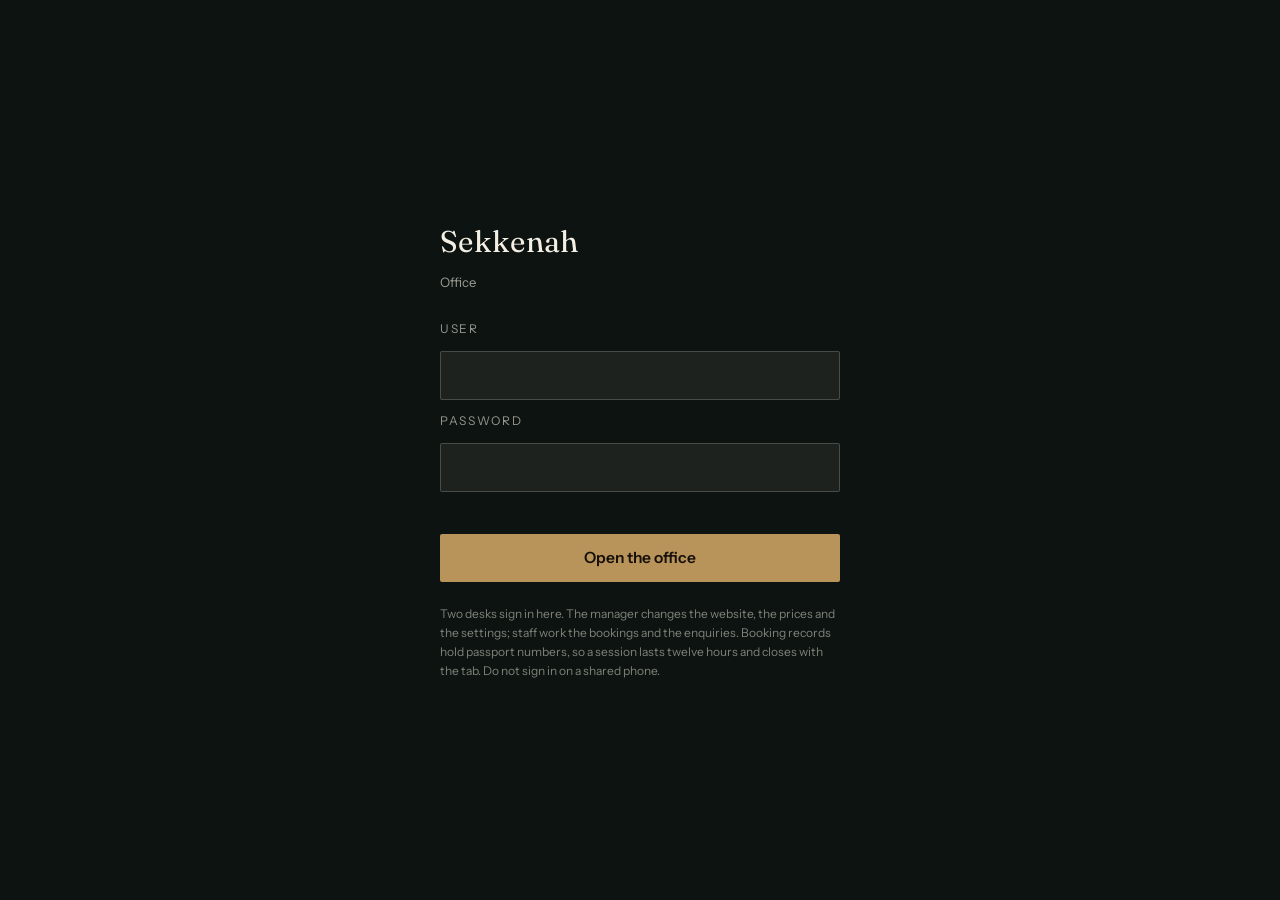
<file: admin.html>
<!DOCTYPE html>
<html lang="en">
<head>
<meta charset="utf-8">
<meta name="viewport" content="width=device-width, initial-scale=1">
<meta name="robots" content="noindex, nofollow">
<meta name="sekkenah-api" content="https://sekkenah-api.adamdiditfirst.workers.dev">
<title>Sekkenah · Office</title>
<link rel="icon" href="assets/img/mark.svg" type="image/svg+xml">
<link rel="preconnect" href="https://fonts.googleapis.com">
<link rel="preconnect" href="https://fonts.gstatic.com" crossorigin>
<link href="https://fonts.googleapis.com/css2?family=Fraunces:opsz,wght@9..144,400;9..144,600&family=Instrument+Sans:wght@400;500;600&display=swap" rel="stylesheet">
<style>
:root{
  --ink:#0c1310; --ink-2:#121d18; --bone:#f4efe4; --paper:#faf7f0; --sand:#e6dbc8;
  --brass:#b8935a; --brass-2:#d9b878; --muted:#6c766f; --line:rgba(12,19,16,.13);
  --ok:#1d6b4f; --warn:#8a5a1c; --bad:#8c2f2a;
  --f-display:'Fraunces','Iowan Old Style',Georgia,serif;
  --f-body:'Instrument Sans',system-ui,-apple-system,'Segoe UI',sans-serif;
}
*,*::before,*::after{box-sizing:border-box}
body{margin:0;background:var(--paper);color:var(--ink);font-family:var(--f-body);font-size:15.5px;line-height:1.55;-webkit-font-smoothing:antialiased}
h1,h2,h3,p{margin:0}
button{font:inherit;cursor:pointer;background:none;border:0;color:inherit}
input,select,textarea{font:inherit;color:inherit}
:focus-visible{outline:2px solid var(--brass);outline-offset:2px}
a{color:inherit}

/* gate */
.gate{min-height:100dvh;display:grid;place-items:center;padding:24px;background:var(--ink);color:var(--bone)}
.gate-card{width:100%;max-width:400px}
.gate .mark{font-family:var(--f-display);font-size:30px;letter-spacing:.01em}
.gate .sub{color:rgba(244,239,228,.62);font-size:13px;margin-top:6px}
.gate form{margin-top:28px;display:grid;gap:12px}
.gate label{font-size:12px;letter-spacing:.14em;text-transform:uppercase;color:rgba(244,239,228,.6)}
.gate input{background:rgba(244,239,228,.07);border:1px solid rgba(244,239,228,.2);color:var(--bone);padding:12px 14px;border-radius:2px;font-size:15px}
.gate button{background:var(--brass);color:#161009;padding:12px 14px;border-radius:2px;font-weight:600}
.gate .err{color:#f0b4a8;font-size:13px;min-height:18px}
.gate .note{margin-top:22px;font-size:12px;color:rgba(244,239,228,.5);line-height:1.6}
.who__role{font-size:11px;letter-spacing:.12em;text-transform:uppercase;color:var(--brass);border:1px solid rgba(184,147,90,.45);padding:3px 8px;border-radius:2px}

/* shell */
.shell{display:none}
.shell.on{display:block}
header.bar{position:sticky;top:0;z-index:20;background:var(--paper);border-bottom:1px solid var(--line);padding:0 clamp(16px,3vw,40px)}
.bar-in{display:flex;align-items:center;gap:24px;max-width:1180px;margin:0 auto;min-height:64px;flex-wrap:wrap}
.bar .mark{font-family:var(--f-display);font-size:20px}
.bar .who{margin-inline-start:auto;display:flex;align-items:center;gap:14px;font-size:13px;color:var(--muted)}
.bar .who button{border-bottom:1px solid var(--line);padding-bottom:1px}
nav.tabs{display:flex;gap:2px;max-width:1180px;margin:0 auto;overflow-x:auto}
nav.tabs button{padding:11px 14px;font-size:13.5px;color:var(--muted);border-bottom:2px solid transparent;white-space:nowrap}
nav.tabs button[aria-selected="true"]{color:var(--ink);border-bottom-color:var(--brass)}
nav.tabs .count{font-variant-numeric:tabular-nums;opacity:.6;margin-inline-start:5px}
main{max-width:1180px;margin:0 auto;padding:26px clamp(16px,3vw,40px) 90px}
section[hidden]{display:none}
.head{display:flex;align-items:baseline;gap:16px;flex-wrap:wrap;margin-bottom:18px}
.head h2{font-family:var(--f-display);font-size:23px;font-weight:600}
.head p{color:var(--muted);font-size:13.5px}
.head .right{margin-inline-start:auto;display:flex;gap:10px;flex-wrap:wrap}
.btn{border:1px solid var(--line);padding:8px 13px;border-radius:2px;font-size:13.5px;background:#fff}
.btn.primary{background:var(--ink);color:var(--bone);border-color:var(--ink)}
.btn.ghost{background:transparent}
.btn:disabled{opacity:.45;cursor:not-allowed}
.muted{color:var(--muted)}

/* table */
table{width:100%;border-collapse:collapse;font-size:14px}
thead th{text-align:start;font-size:11px;letter-spacing:.1em;text-transform:uppercase;color:var(--muted);font-weight:600;padding:9px 10px;border-bottom:1px solid var(--line)}
tbody td{padding:11px 10px;border-bottom:1px solid var(--line);vertical-align:top}
tbody tr[data-ref]{cursor:pointer}
tbody tr[data-ref]:hover{background:rgba(184,147,90,.06)}
tr.open{background:rgba(184,147,90,.1)}
td .ref{font-variant-numeric:tabular-nums;font-weight:600}
td .small{font-size:12.5px;color:var(--muted)}
.pill{display:inline-block;font-size:11px;letter-spacing:.06em;text-transform:uppercase;padding:3px 7px;border-radius:2px;border:1px solid var(--line)}
.pill.new{border-color:rgba(138,90,28,.4);color:var(--warn)}
.pill.confirmed{border-color:rgba(29,107,79,.4);color:var(--ok)}
.pill.deposit{border-color:rgba(29,107,79,.4);color:var(--ok)}
.pill.travelled{color:var(--muted)}
.pill.cancelled{color:var(--bad);border-color:rgba(140,47,42,.35)}
.empty{padding:34px 6px;color:var(--muted);font-size:14px}
#trips-body h3.sub{margin:26px 0 6px;font-family:var(--f-display);font-size:16px}
#trips-body h3.sub:first-child{margin-top:0}

/* detail */
.detail{border:1px solid var(--line);background:#fff;padding:20px;margin-top:16px}
.detail h3{font-family:var(--f-display);font-size:19px;margin-bottom:4px}
.grid2{display:grid;grid-template-columns:repeat(auto-fit,minmax(220px,1fr));gap:18px}
.kv{font-size:13.5px}
.kv dt{font-size:11px;letter-spacing:.1em;text-transform:uppercase;color:var(--muted);margin-bottom:3px}
.kv dd{margin:0 0 12px}
.trav{width:100%;border-collapse:collapse;margin-top:6px}
.trav th{font-size:11px;text-transform:uppercase;letter-spacing:.09em;color:var(--muted);text-align:start;padding:6px 8px;border-bottom:1px solid var(--line)}
.trav td{padding:7px 8px;border-bottom:1px solid var(--line);font-size:13.5px}
.pp{font-family:ui-monospace,'SF Mono',Menlo,monospace;font-size:12.5px;letter-spacing:.02em}

/* editor */
.card{border:1px solid var(--line);background:#fff;margin-bottom:14px}
.card > summary{padding:13px 16px;cursor:pointer;display:flex;align-items:baseline;gap:12px;list-style:none}
.card > summary::-webkit-details-marker{display:none}
.card > summary .name{font-weight:600}
.card > summary .meta{margin-inline-start:auto;font-size:12.5px;color:var(--muted);font-variant-numeric:tabular-nums}
.card .body{padding:4px 16px 18px;border-top:1px solid var(--line)}
.fields{display:grid;grid-template-columns:repeat(auto-fit,minmax(190px,1fr));gap:12px;margin-top:14px}
.field{display:grid;gap:4px}
.field.wide{grid-column:1/-1}
.field label{font-size:11px;letter-spacing:.09em;text-transform:uppercase;color:var(--muted)}
.field input,.field select,.field textarea{border:1px solid var(--line);background:var(--paper);padding:8px 10px;border-radius:2px;font-size:14px;width:100%}
.field textarea{min-height:76px;resize:vertical;line-height:1.5}
.thumb{width:74px;height:52px;object-fit:cover;border:1px solid var(--line);background:var(--sand)}
.imgrow{display:flex;gap:10px;align-items:center}
.imgrow input{flex:1}
.toast{position:fixed;inset-block-end:20px;inset-inline-start:50%;transform:translate(-50%,140%);background:var(--ink);color:var(--bone);padding:11px 18px;border-radius:2px;font-size:13.5px;transition:transform .35s cubic-bezier(.22,.61,.24,1);z-index:60;max-width:calc(100% - 32px)}
.toast.on{transform:translate(-50%,0)}
.toast.bad{background:var(--bad)}
.loading{padding:40px 6px;color:var(--muted)}
/* in place editor */
.editor-bar{display:flex;align-items:center;gap:14px;flex-wrap:wrap;padding:10px 0 14px}
.seg{display:flex;border:1px solid var(--line);background:#fff}
.seg button{padding:6px 11px;font-size:13px;color:var(--muted)}
.seg button[aria-pressed="true"]{background:var(--ink);color:var(--bone)}
.dirty{font-size:13px;color:var(--muted);font-variant-numeric:tabular-nums}
.dirty.work{color:var(--warn);font-weight:600}
.hint{font-size:12.5px;color:var(--muted)}
.editor-actions{margin-inline-start:auto;display:flex;gap:10px}
#edit-frame{width:100%;height:calc(100vh - 235px);min-height:520px;border:1px solid var(--line);background:#fff}
@media(max-width:640px){thead{display:none}tbody tr{display:block;border-bottom:1px solid var(--line);padding:8px 0}tbody td{display:flex;gap:10px;border:0;padding:3px 8px}tbody td::before{content:attr(data-l);font-size:11px;text-transform:uppercase;letter-spacing:.08em;color:var(--muted);min-width:74px}}
</style>
</head>
<body>

<div class="gate" id="gate">
  <div class="gate-card">
    <div class="mark">Sekkenah</div>
    <div class="sub">Office</div>
    <form id="gate-form">
      <label for="gate-user">User</label>
      <input id="gate-user" name="user" autocomplete="username" spellcheck="false" required>
      <label for="gate-pass">Password</label>
      <input id="gate-pass" name="password" type="password" autocomplete="current-password" required>
      <div class="err" id="gate-err" role="alert"></div>
      <button type="submit">Open the office</button>
    </form>
    <p class="note">Two desks sign in here. The manager changes the website, the prices and the settings; staff work the bookings and the enquiries. Booking records hold passport numbers, so a session lasts twelve hours and closes with the tab. Do not sign in on a shared phone.</p>
  </div>
</div>

<div class="shell" id="shell">
  <header class="bar">
    <div class="bar-in">
      <span class="mark">Sekkenah</span>
      <span class="muted" style="font-size:13px">Office</span>
      <div class="who">
        <span id="who-role" class="who__role"></span>
        <span id="saved-at"></span>
        <a class="btn ghost" href="index.html" target="_blank" rel="noopener">View site</a>
        <button type="button" id="sign-out">Sign out</button>
      </div>
    </div>
    <nav class="tabs" role="tablist" aria-label="Sections">
      <button role="tab" data-tab="edit" aria-selected="false" data-manager="1">Edit the page</button>
      <button role="tab" data-tab="bookings" aria-selected="true">Bookings<span class="count" id="c-bookings"></span></button>
      <button role="tab" data-tab="enquiries" aria-selected="false">Enquiries<span class="count" id="c-enquiries"></span></button>
      <button role="tab" data-tab="routes" aria-selected="false" data-manager="1">Routes</button>
      <button role="tab" data-tab="lodges" aria-selected="false" data-manager="1">Lodges</button>
      <button role="tab" data-tab="trips" aria-selected="false" data-manager="1">Past trips</button>
      <button role="tab" data-tab="settings" aria-selected="false" data-manager="1">Site settings</button>
      <button role="tab" data-tab="history" aria-selected="false" data-manager="1">History</button>
    </nav>
  </header>

  <main>
    <section id="tab-edit" hidden>
      <div class="head">
        <h2>Edit the page</h2>
        <p>This is the website itself. Click a line of text to change it, click a photograph to replace it. The picture at the top of the page is replaced from the button above.</p>
      </div>
      <div class="editor-bar">
        <div class="seg" role="group" aria-label="Language">
          <button type="button" data-edit-lang="en" aria-pressed="true">English</button>
          <button type="button" data-edit-lang="ar" aria-pressed="false">العربية</button>
        </div>
        <button class="btn ghost" type="button" id="edit-hero" title="Replace the large photograph at the top of the page">Replace the top picture</button>
        <span class="dirty" id="edit-dirty">No changes yet</span>
        <span class="hint">Click a line of text to change it, or a photograph to replace it. The top picture is replaced with the button above. Dates edit as YYYY-MM-DD. Press Esc to abandon one line.</span>
        <div class="editor-actions">
          <button class="btn ghost" type="button" id="edit-discard">Discard</button>
          <button class="btn primary" type="button" id="edit-save">Save changes</button>
        </div>
      </div>
      <iframe id="edit-frame" title="The website, editable" src="index.html?edit=1&lang=en"></iframe>
    </section>

    <section id="tab-bookings">
      <div class="head">
        <h2>Bookings</h2>
        <p>Every request from the website, newest first.</p>
        <div class="right">
          <button class="btn" type="button" id="refresh">Refresh</button>
          <button class="btn" type="button" id="csv" data-manager="1">Download spreadsheet</button>
        </div>
      </div>
      <div id="bookings-body"><div class="loading">Loading…</div></div>
    </section>

    <section id="tab-enquiries" hidden>
      <div class="head"><h2>Enquiries</h2><p>Messages from the contact form.</p></div>
      <div id="enquiries-body"><div class="loading">Loading…</div></div>
    </section>

    <section id="tab-routes" hidden>
      <div class="head">
        <h2>Routes</h2>
        <p>Prices, seats, photos and copy. Saving publishes to the live site within a minute.</p>
        <div class="right"><button class="btn primary" type="button" data-save="catalogue">Publish changes</button></div>
      </div>
      <div id="routes-body"><div class="loading">Loading…</div></div>
    </section>

    <section id="tab-lodges" hidden>
      <div class="head">
        <h2>Lodges</h2>
        <p>Nightly rates and photographs.</p>
        <div class="right"><button class="btn primary" type="button" data-save="catalogue">Publish changes</button></div>
      </div>
      <div id="lodges-body"><div class="loading">Loading…</div></div>
    </section>

    <section id="tab-trips" hidden>
      <div class="head">
        <h2>Past trips</h2>
        <p>The films and photographs from your own departures. Change a film, a still, or a caption.</p>
        <div class="right"><button class="btn primary" type="button" data-save="catalogue">Publish changes</button></div>
      </div>
      <div id="trips-body"><div class="loading">Loading…</div></div>
    </section>

    <section id="tab-settings" hidden>
      <div class="head">
        <h2>Site settings</h2>
        <p>Phones, address, the WhatsApp number and the birr rate used for the approximate figure.</p>
        <div class="right"><button class="btn primary" type="button" data-save="catalogue">Publish changes</button></div>
      </div>
      <div id="settings-body"><div class="loading">Loading…</div></div>
    </section>

    <section id="tab-history" hidden>
      <div class="head">
        <h2>History</h2>
        <p>Every publish keeps the copy it replaced. Put an older one back if a change was wrong.</p>
        <div class="right"><button class="btn" type="button" id="history-refresh">Refresh</button></div>
      </div>
      <div id="history-body"><div class="loading">Loading…</div></div>
    </section>
  </main>
</div>

<div class="toast" id="toast" role="status" aria-live="polite"></div>
<script type="module" src="assets/js/admin.js"></script>
</body>
</html>
</file>
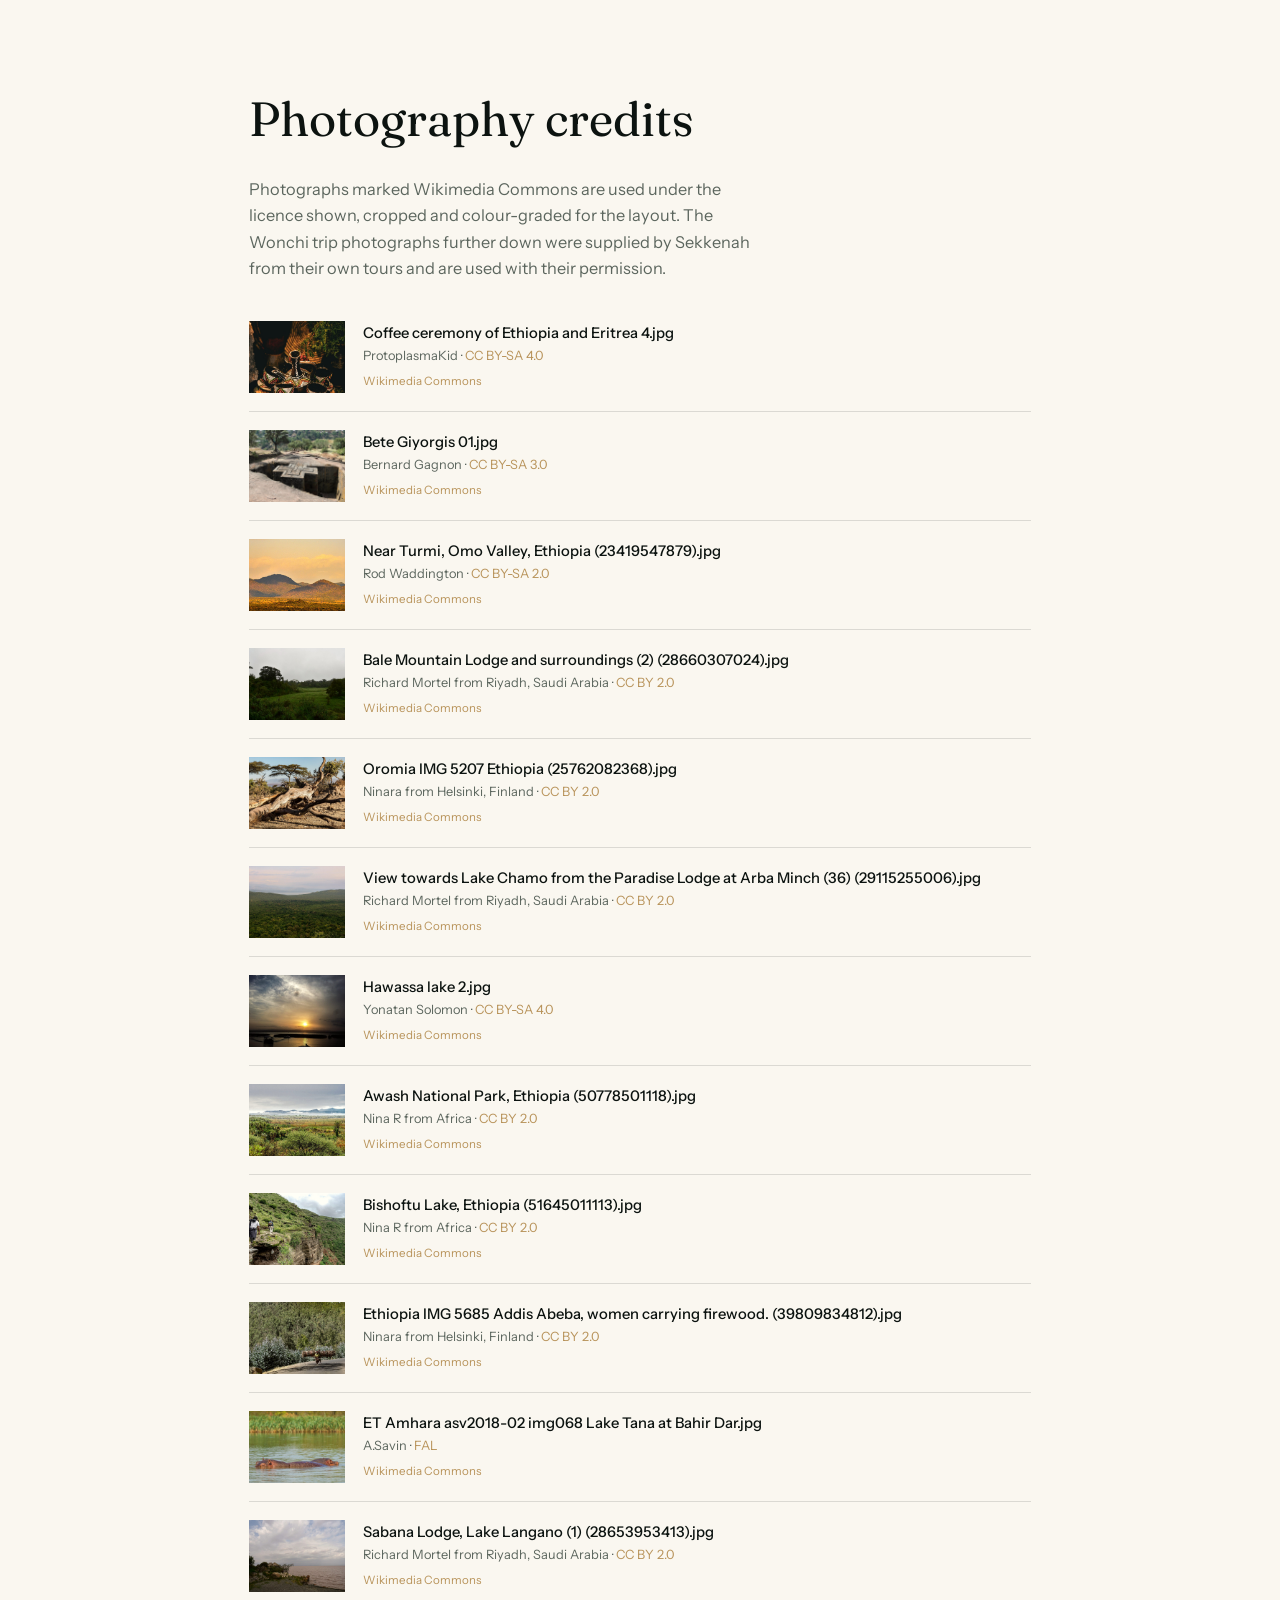
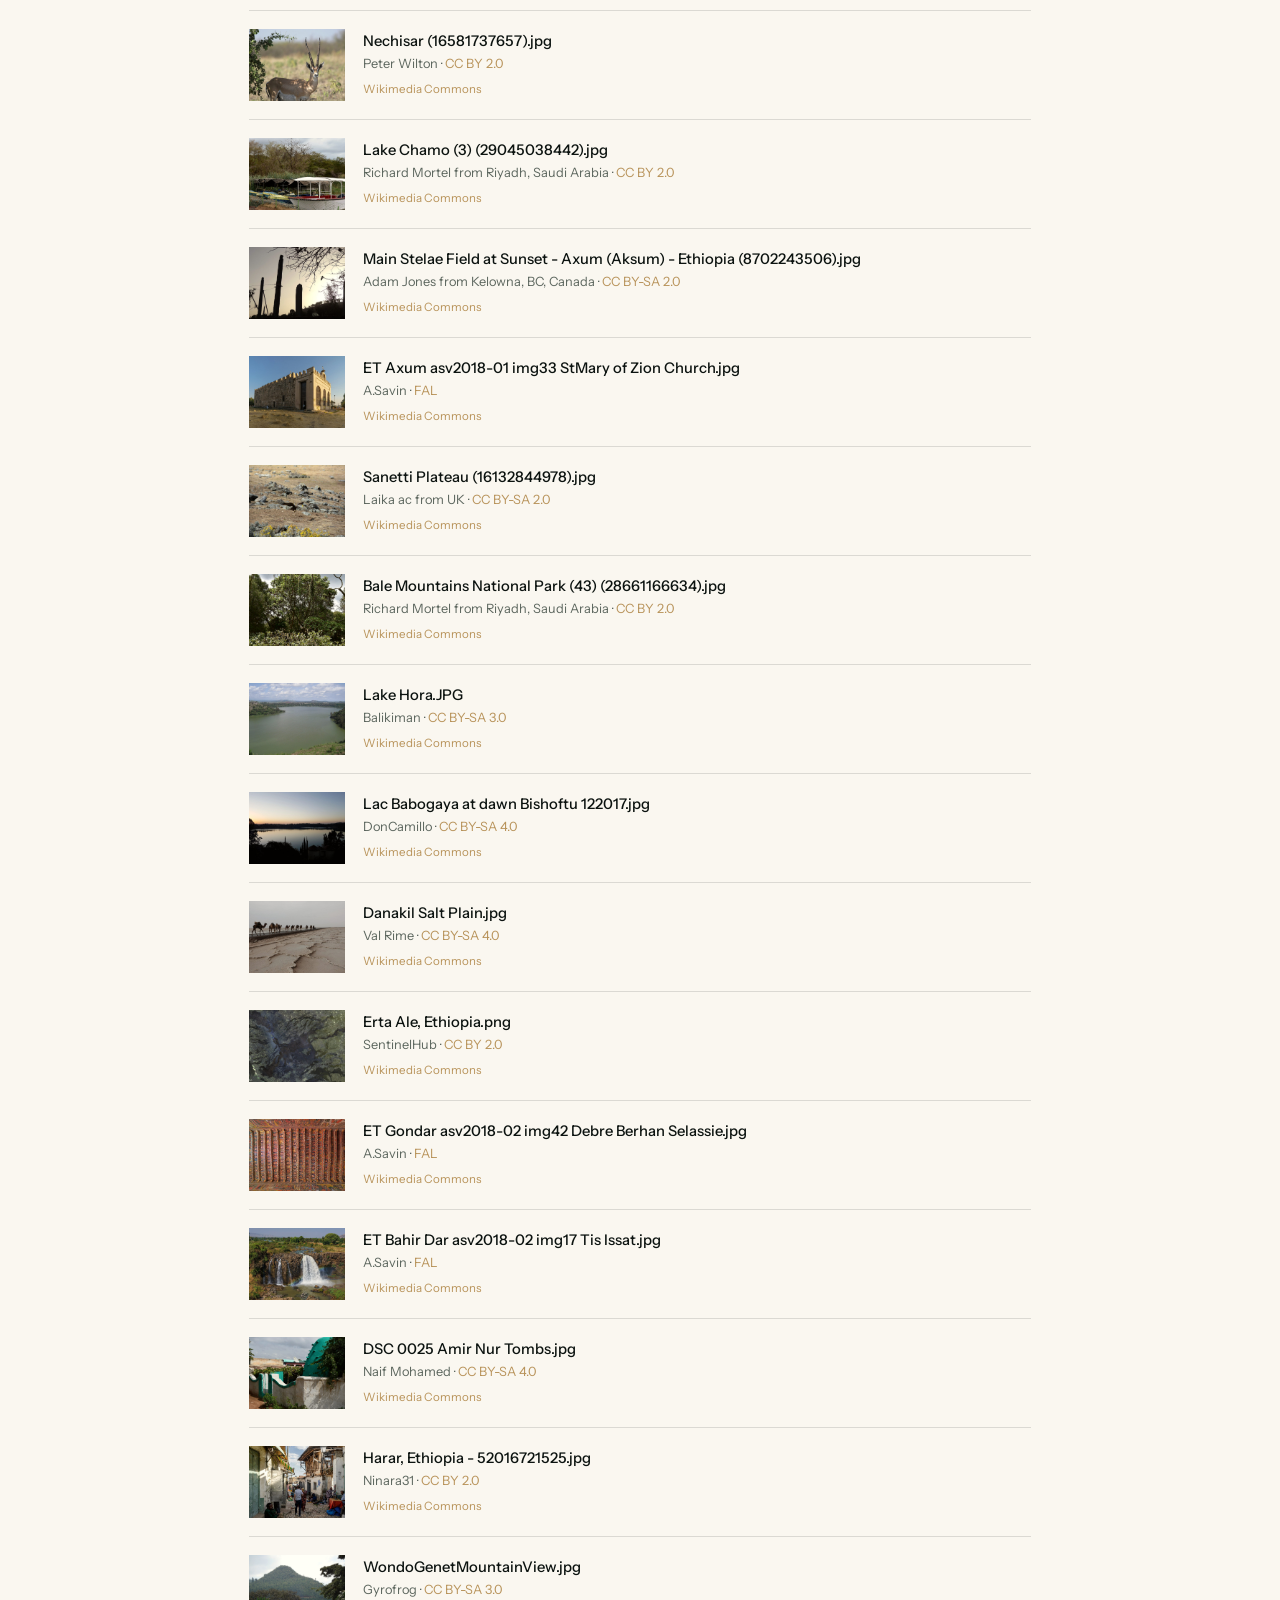
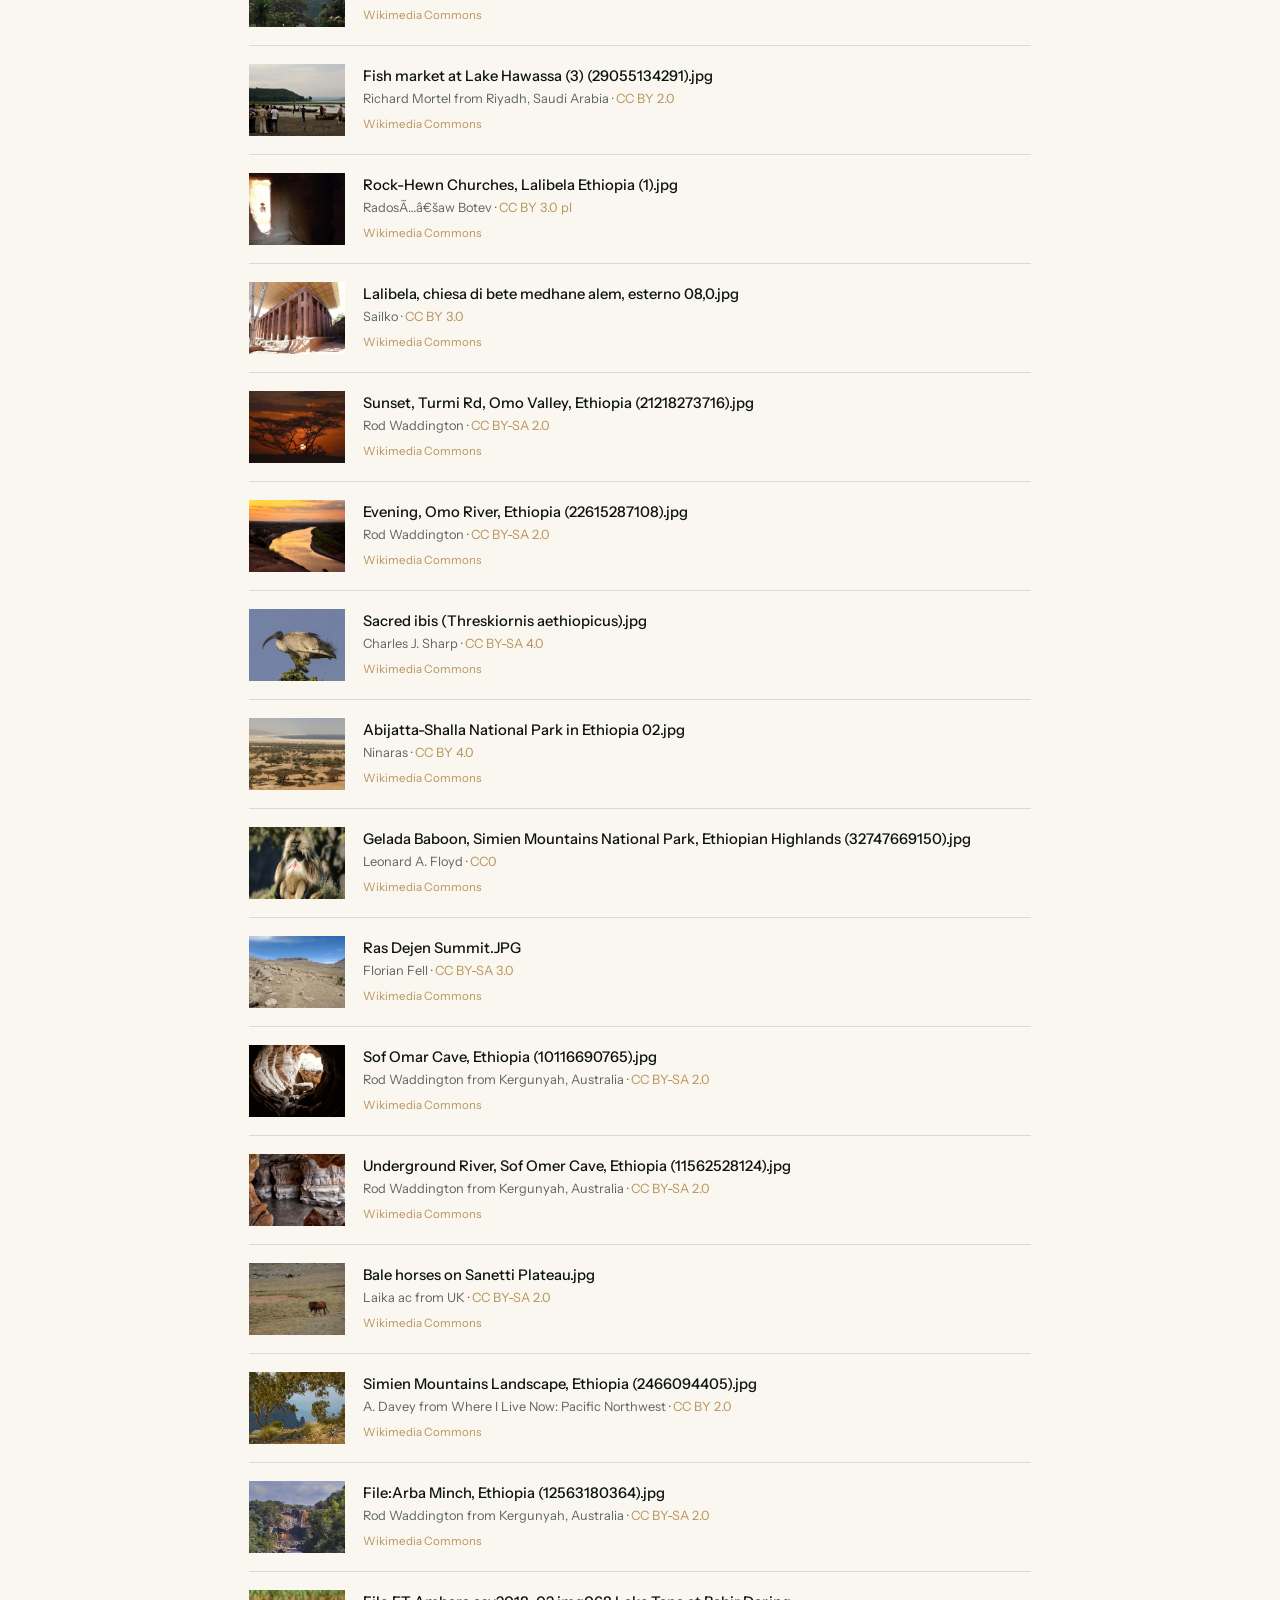
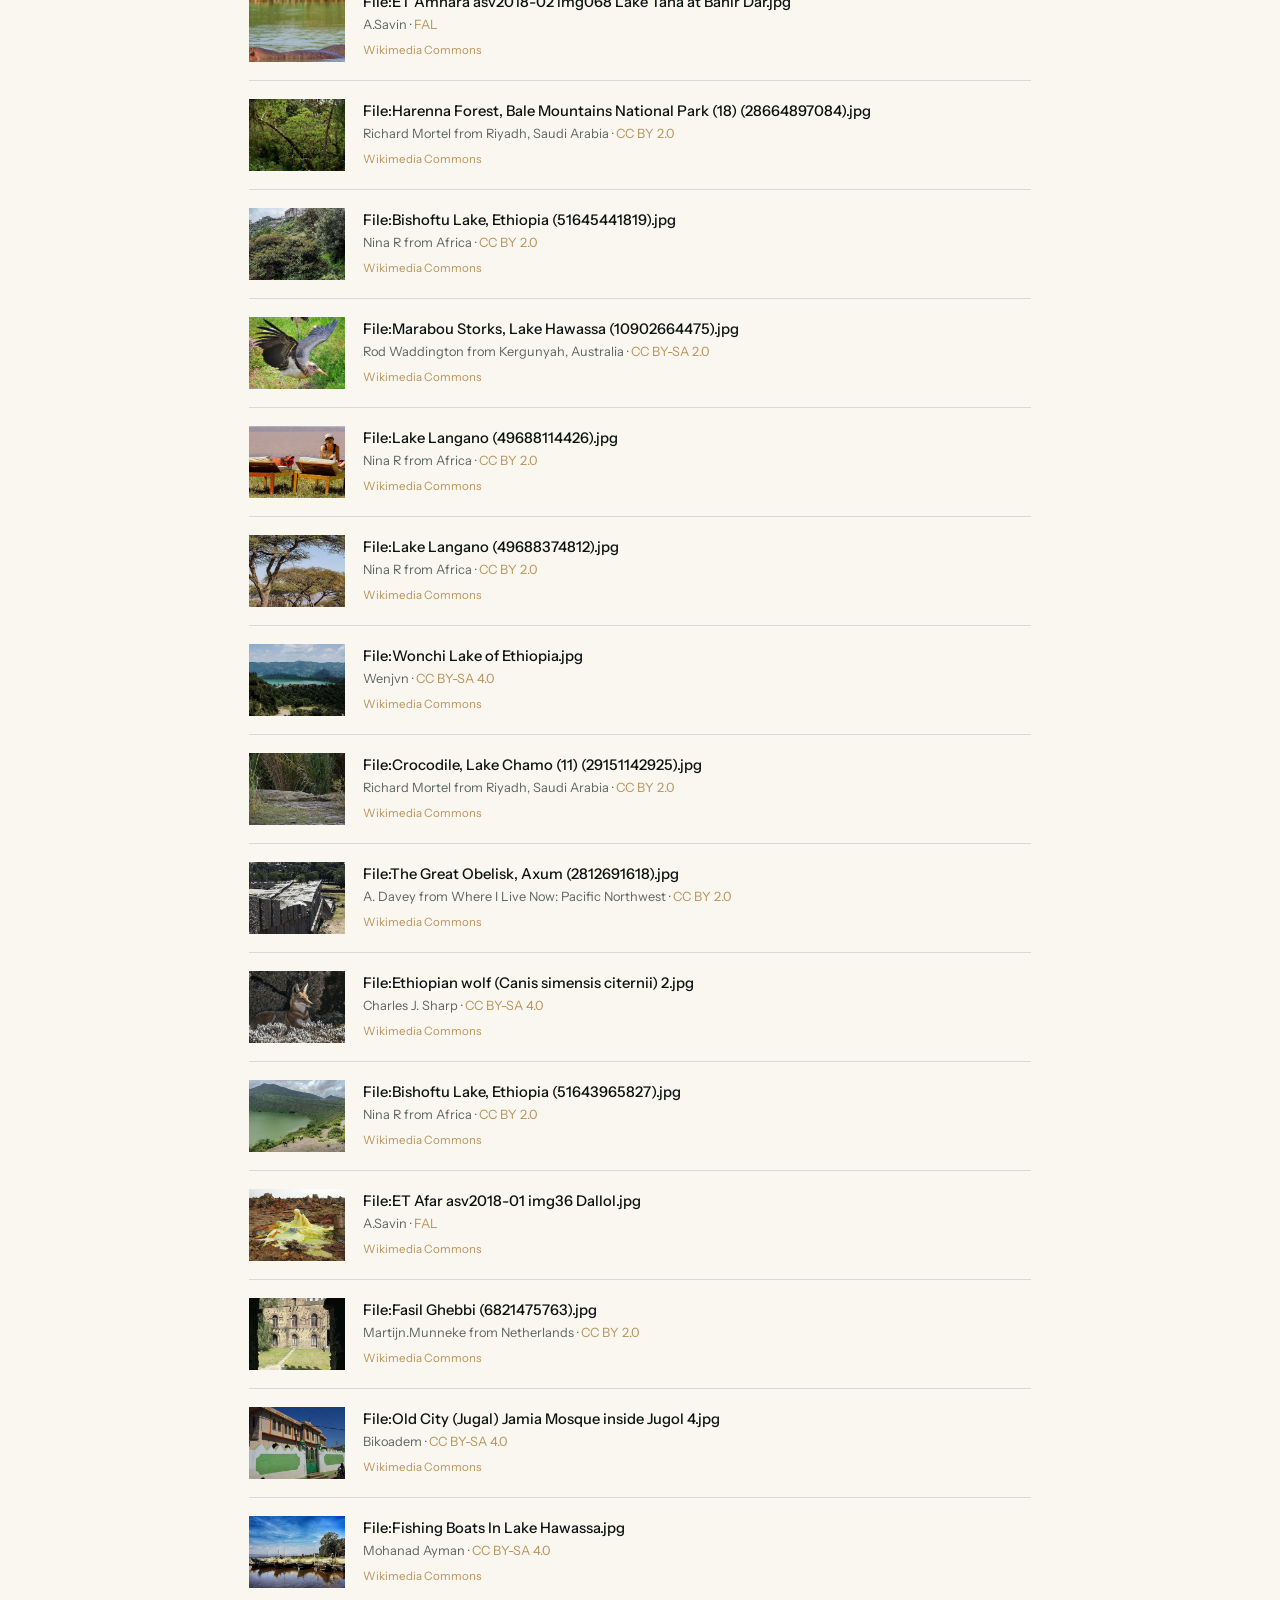
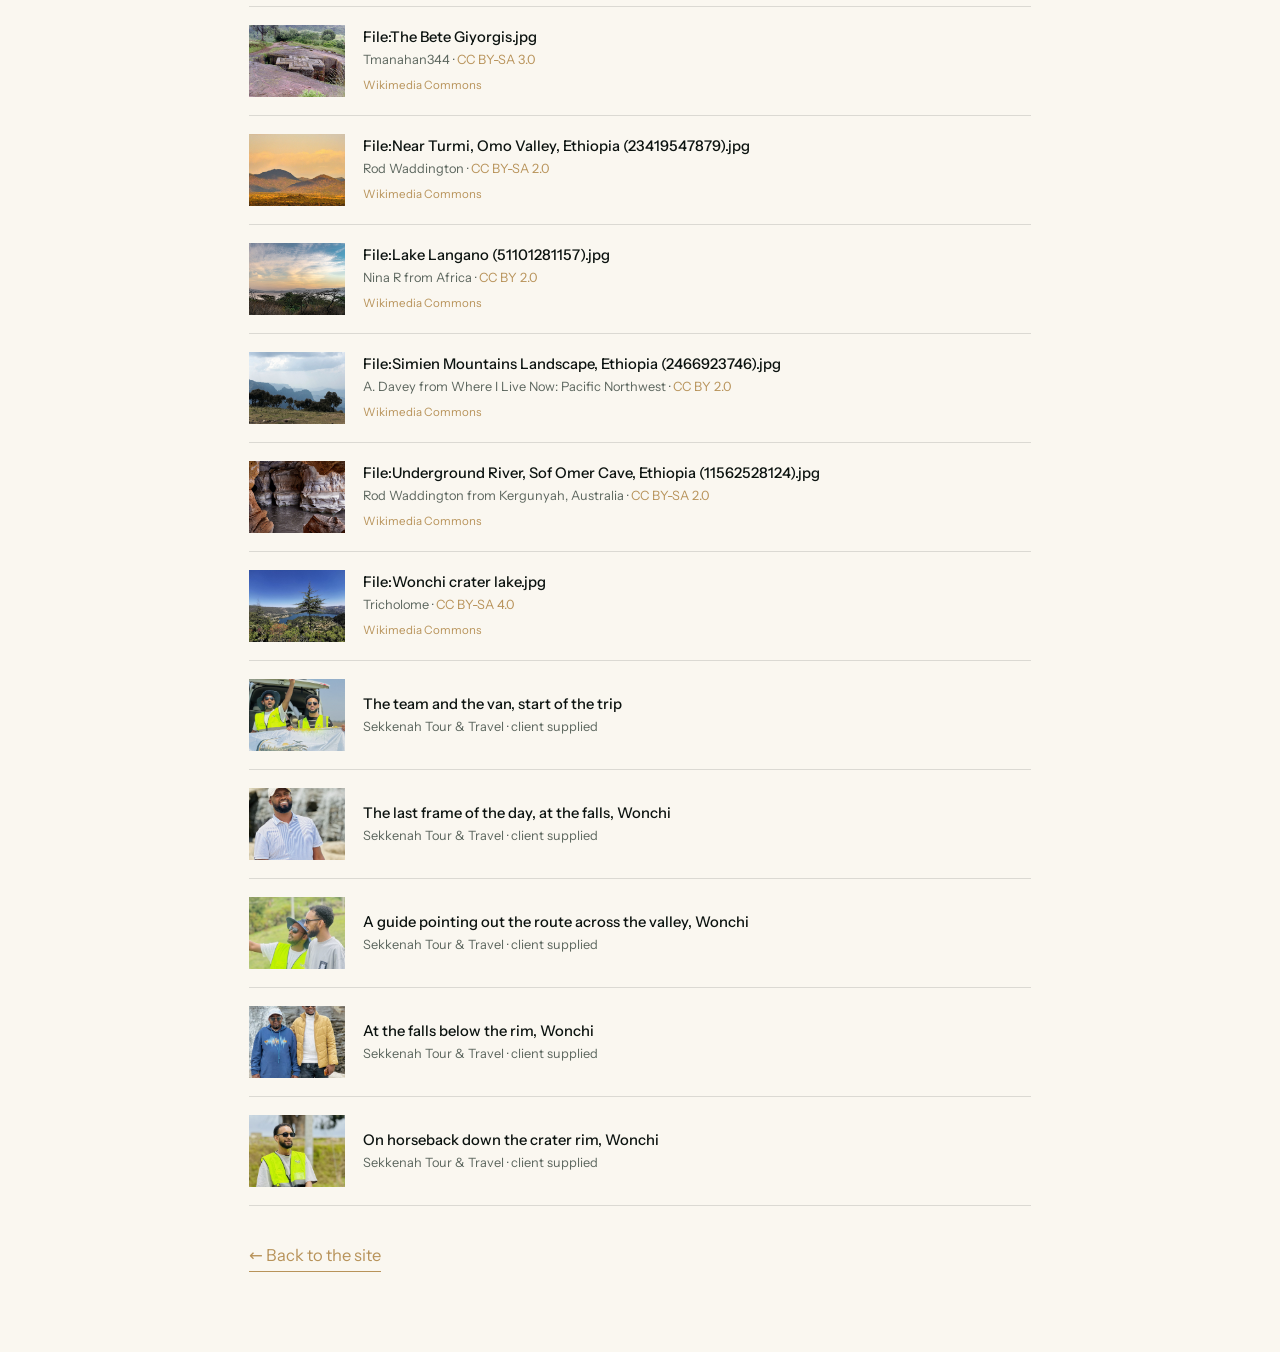
<file: credits.html>
<!DOCTYPE html>
<html lang="en" dir="ltr">
<head>
<meta charset="utf-8">
<meta name="viewport" content="width=device-width, initial-scale=1">
<title>Photography credits · Sekkenah</title>
<link rel="icon" href="assets/img/mark.svg" type="image/svg+xml">
<link rel="stylesheet" href="assets/fonts/fonts.css">
<link rel="stylesheet" href="assets/css/site.css">
<style>
  .credits { max-inline-size: 900px; margin-inline: auto; padding-block: 80px; }
  .credits h1 { font-family: var(--f-display); font-weight: 400; font-size: clamp(2rem, 4vw, 3rem); margin-block: 0 12px; }
  .credits p.lede { margin-block-end: 40px; }
  .credits ul { display: grid; gap: 18px; }
  .credits li { display: grid; grid-template-columns: 96px 1fr; gap: 18px; align-items: center;
    padding-block-end: 18px; border-block-end: 1px solid var(--line); }
  .credits img { inline-size: 96px; block-size: 72px; object-fit: cover; }
  .credits b { display: block; font-size: 0.92rem; font-weight: 500; }
  .credits span { display: block; font-size: 0.8rem; color: var(--muted); }
  .credits a { color: var(--brass); }
  .credits .src { font-size: 0.72rem; }
  .credits .back { display: inline-block; margin-block-start: 36px; }
</style>
</head>
<body>
<main class="shell credits">
  <h1>Photography credits</h1>
  <p class="lede">Photographs marked Wikimedia Commons are used under the licence shown, cropped and
  colour-graded for the layout. The Wonchi trip photographs further down were supplied
  by Sekkenah from their own tours and are used with their permission.</p>
  <ul>
      <li><img src="assets/img/about-coffee.jpg" alt="" loading="lazy"><div><b>Coffee ceremony of Ethiopia and Eritrea 4.jpg</b><span>ProtoplasmaKid · <a href="https://creativecommons.org/licenses/by-sa/4.0/" rel="noopener">CC BY-SA 4.0</a></span><a class="src" href="https://commons.wikimedia.org/wiki/File:Coffee_ceremony_of_Ethiopia_and_Eritrea_4.jpg" rel="noopener">Wikimedia Commons</a></div></li>
      <li><img src="assets/img/about-lalibela.jpg" alt="" loading="lazy"><div><b>Bete Giyorgis 01.jpg</b><span>Bernard Gagnon · <a href="https://creativecommons.org/licenses/by-sa/3.0/" rel="noopener">CC BY-SA 3.0</a></span><a class="src" href="https://commons.wikimedia.org/wiki/File:Bete_Giyorgis_01.jpg" rel="noopener">Wikimedia Commons</a></div></li>
      <li><img src="assets/img/band-omo.jpg" alt="" loading="lazy"><div><b>Near Turmi, Omo Valley, Ethiopia (23419547879).jpg</b><span>Rod Waddington · <a href="https://creativecommons.org/licenses/by-sa/2.0/" rel="noopener">CC BY-SA 2.0</a></span><a class="src" href="https://commons.wikimedia.org/wiki/File:Near_Turmi,_Omo_Valley,_Ethiopia_(23419547879).jpg" rel="noopener">Wikimedia Commons</a></div></li>
      <li><img src="assets/img/g-bale-lodge-1.jpg" alt="" loading="lazy"><div><b>Bale Mountain Lodge and surroundings (2) (28660307024).jpg</b><span>Richard Mortel from Riyadh, Saudi Arabia · <a href="https://creativecommons.org/licenses/by/2.0/" rel="noopener">CC BY 2.0</a></span><a class="src" href="https://commons.wikimedia.org/wiki/File:Bale_Mountain_Lodge_and_surroundings_(2)_(28660307024).jpg" rel="noopener">Wikimedia Commons</a></div></li>
      <li><img src="assets/img/g-bishangari-1.jpg" alt="" loading="lazy"><div><b>Oromia IMG 5207 Ethiopia (25762082368).jpg</b><span>Ninara from Helsinki, Finland · <a href="https://creativecommons.org/licenses/by/2.0/" rel="noopener">CC BY 2.0</a></span><a class="src" href="https://commons.wikimedia.org/wiki/File:Oromia_IMG_5207_Ethiopia_(25762082368).jpg" rel="noopener">Wikimedia Commons</a></div></li>
      <li><img src="assets/img/g-haile-arba-minch-1.jpg" alt="" loading="lazy"><div><b>View towards Lake Chamo from the Paradise Lodge at Arba Minch (36) (29115255006).jpg</b><span>Richard Mortel from Riyadh, Saudi Arabia · <a href="https://creativecommons.org/licenses/by/2.0/" rel="noopener">CC BY 2.0</a></span><a class="src" href="https://commons.wikimedia.org/wiki/File:View_towards_Lake_Chamo_from_the_Paradise_Lodge_at_Arba_Minch_(36)_(29115255006).jpg" rel="noopener">Wikimedia Commons</a></div></li>
      <li><img src="assets/img/g-haile-hawassa-1.jpg" alt="" loading="lazy"><div><b>Hawassa lake 2.jpg</b><span>Yonatan Solomon · <a href="https://creativecommons.org/licenses/by-sa/4.0/" rel="noopener">CC BY-SA 4.0</a></span><a class="src" href="https://commons.wikimedia.org/wiki/File:Hawassa_lake_2.jpg" rel="noopener">Wikimedia Commons</a></div></li>
      <li><img src="assets/img/g-kuriftu-awash-1.jpg" alt="" loading="lazy"><div><b>Awash National Park, Ethiopia (50778501118).jpg</b><span>Nina R from Africa · <a href="https://creativecommons.org/licenses/by/2.0/" rel="noopener">CC BY 2.0</a></span><a class="src" href="https://commons.wikimedia.org/wiki/File:Awash_National_Park,_Ethiopia_(50778501118).jpg" rel="noopener">Wikimedia Commons</a></div></li>
      <li><img src="assets/img/g-kuriftu-bishoftu-1.jpg" alt="" loading="lazy"><div><b>Bishoftu Lake, Ethiopia (51645011113).jpg</b><span>Nina R from Africa · <a href="https://creativecommons.org/licenses/by/2.0/" rel="noopener">CC BY 2.0</a></span><a class="src" href="https://commons.wikimedia.org/wiki/File:Bishoftu_Lake,_Ethiopia_(51645011113).jpg" rel="noopener">Wikimedia Commons</a></div></li>
      <li><img src="assets/img/g-kuriftu-entoto-1.jpg" alt="" loading="lazy"><div><b>Ethiopia IMG 5685 Addis Abeba, women carrying firewood. (39809834812).jpg</b><span>Ninara from Helsinki, Finland · <a href="https://creativecommons.org/licenses/by/2.0/" rel="noopener">CC BY 2.0</a></span><a class="src" href="https://commons.wikimedia.org/wiki/File:Ethiopia_IMG_5685_Addis_Abeba,_women_carrying_firewood._(39809834812).jpg" rel="noopener">Wikimedia Commons</a></div></li>
      <li><img src="assets/img/g-kuriftu-tana-1.jpg" alt="" loading="lazy"><div><b>ET Amhara asv2018-02 img068 Lake Tana at Bahir Dar.jpg</b><span>A.Savin · <a href="https://artlibre.org/licence/lal/en/" rel="noopener">FAL</a></span><a class="src" href="https://commons.wikimedia.org/wiki/File:ET_Amhara_asv2018-02_img068_Lake_Tana_at_Bahir_Dar.jpg" rel="noopener">Wikimedia Commons</a></div></li>
      <li><img src="assets/img/g-sabana-langano-1.jpg" alt="" loading="lazy"><div><b>Sabana Lodge, Lake Langano (1) (28653953413).jpg</b><span>Richard Mortel from Riyadh, Saudi Arabia · <a href="https://creativecommons.org/licenses/by/2.0/" rel="noopener">CC BY 2.0</a></span><a class="src" href="https://commons.wikimedia.org/wiki/File:Sabana_Lodge,_Lake_Langano_(1)_(28653953413).jpg" rel="noopener">Wikimedia Commons</a></div></li>
      <li><img src="assets/img/g-tour-arba-minch-1.jpg" alt="" loading="lazy"><div><b>Nechisar (16581737657).jpg</b><span>Peter Wilton · <a href="https://creativecommons.org/licenses/by/2.0/" rel="noopener">CC BY 2.0</a></span><a class="src" href="https://commons.wikimedia.org/wiki/File:Nechisar_(16581737657).jpg" rel="noopener">Wikimedia Commons</a></div></li>
      <li><img src="assets/img/g-tour-arba-minch-2.jpg" alt="" loading="lazy"><div><b>Lake Chamo (3) (29045038442).jpg</b><span>Richard Mortel from Riyadh, Saudi Arabia · <a href="https://creativecommons.org/licenses/by/2.0/" rel="noopener">CC BY 2.0</a></span><a class="src" href="https://commons.wikimedia.org/wiki/File:Lake_Chamo_(3)_(29045038442).jpg" rel="noopener">Wikimedia Commons</a></div></li>
      <li><img src="assets/img/g-tour-axum-1.jpg" alt="" loading="lazy"><div><b>Main Stelae Field at Sunset - Axum (Aksum) - Ethiopia (8702243506).jpg</b><span>Adam Jones from Kelowna, BC, Canada · <a href="https://creativecommons.org/licenses/by-sa/2.0/" rel="noopener">CC BY-SA 2.0</a></span><a class="src" href="https://commons.wikimedia.org/wiki/File:Main_Stelae_Field_at_Sunset_-_Axum_(Aksum)_-_Ethiopia_(8702243506).jpg" rel="noopener">Wikimedia Commons</a></div></li>
      <li><img src="assets/img/g-tour-axum-2.jpg" alt="" loading="lazy"><div><b>ET Axum asv2018-01 img33 StMary of Zion Church.jpg</b><span>A.Savin · <a href="https://artlibre.org/licence/lal/en/" rel="noopener">FAL</a></span><a class="src" href="https://commons.wikimedia.org/wiki/File:ET_Axum_asv2018-01_img33_StMary_of_Zion_Church.jpg" rel="noopener">Wikimedia Commons</a></div></li>
      <li><img src="assets/img/g-tour-bale-1.jpg" alt="" loading="lazy"><div><b>Sanetti Plateau (16132844978).jpg</b><span>Laika ac from UK · <a href="https://creativecommons.org/licenses/by-sa/2.0/" rel="noopener">CC BY-SA 2.0</a></span><a class="src" href="https://commons.wikimedia.org/wiki/File:Sanetti_Plateau_(16132844978).jpg" rel="noopener">Wikimedia Commons</a></div></li>
      <li><img src="assets/img/g-tour-bale-2.jpg" alt="" loading="lazy"><div><b>Bale Mountains National Park (43) (28661166634).jpg</b><span>Richard Mortel from Riyadh, Saudi Arabia · <a href="https://creativecommons.org/licenses/by/2.0/" rel="noopener">CC BY 2.0</a></span><a class="src" href="https://commons.wikimedia.org/wiki/File:Bale_Mountains_National_Park_(43)_(28661166634).jpg" rel="noopener">Wikimedia Commons</a></div></li>
      <li><img src="assets/img/g-tour-bishoftu-1.jpg" alt="" loading="lazy"><div><b>Lake Hora.JPG</b><span>Balikiman · <a href="https://creativecommons.org/licenses/by-sa/3.0/" rel="noopener">CC BY-SA 3.0</a></span><a class="src" href="https://commons.wikimedia.org/wiki/File:Lake_Hora.JPG" rel="noopener">Wikimedia Commons</a></div></li>
      <li><img src="assets/img/g-tour-bishoftu-2.jpg" alt="" loading="lazy"><div><b>Lac Babogaya at dawn Bishoftu 122017.jpg</b><span>DonCamillo · <a href="https://creativecommons.org/licenses/by-sa/4.0/" rel="noopener">CC BY-SA 4.0</a></span><a class="src" href="https://commons.wikimedia.org/wiki/File:Lac_Babogaya_at_dawn_Bishoftu_122017.jpg" rel="noopener">Wikimedia Commons</a></div></li>
      <li><img src="assets/img/g-tour-danakil-1.jpg" alt="" loading="lazy"><div><b>Danakil Salt Plain.jpg</b><span>Val Rime · <a href="https://creativecommons.org/licenses/by-sa/4.0/" rel="noopener">CC BY-SA 4.0</a></span><a class="src" href="https://commons.wikimedia.org/wiki/File:Danakil_Salt_Plain.jpg" rel="noopener">Wikimedia Commons</a></div></li>
      <li><img src="assets/img/g-tour-danakil-2.jpg" alt="" loading="lazy"><div><b>Erta Ale, Ethiopia.png</b><span>SentinelHub · <a href="https://creativecommons.org/licenses/by/2.0/" rel="noopener">CC BY 2.0</a></span><a class="src" href="https://commons.wikimedia.org/wiki/File:Erta_Ale,_Ethiopia.png" rel="noopener">Wikimedia Commons</a></div></li>
      <li><img src="assets/img/g-tour-gondar-1.jpg" alt="" loading="lazy"><div><b>ET Gondar asv2018-02 img42 Debre Berhan Selassie.jpg</b><span>A.Savin · <a href="https://artlibre.org/licence/lal/en/" rel="noopener">FAL</a></span><a class="src" href="https://commons.wikimedia.org/wiki/File:ET_Gondar_asv2018-02_img42_Debre_Berhan_Selassie.jpg" rel="noopener">Wikimedia Commons</a></div></li>
      <li><img src="assets/img/g-tour-gondar-2.jpg" alt="" loading="lazy"><div><b>ET Bahir Dar asv2018-02 img17 Tis Issat.jpg</b><span>A.Savin · <a href="https://artlibre.org/licence/lal/en/" rel="noopener">FAL</a></span><a class="src" href="https://commons.wikimedia.org/wiki/File:ET_Bahir_Dar_asv2018-02_img17_Tis_Issat.jpg" rel="noopener">Wikimedia Commons</a></div></li>
      <li><img src="assets/img/g-tour-harar-1.jpg" alt="" loading="lazy"><div><b>DSC 0025 Amir Nur Tombs.jpg</b><span>Naif Mohamed · <a href="https://creativecommons.org/licenses/by-sa/4.0/" rel="noopener">CC BY-SA 4.0</a></span><a class="src" href="https://commons.wikimedia.org/wiki/File:DSC_0025_Amir_Nur_Tombs.jpg" rel="noopener">Wikimedia Commons</a></div></li>
      <li><img src="assets/img/g-tour-harar-2.jpg" alt="" loading="lazy"><div><b>Harar, Ethiopia - 52016721525.jpg</b><span>Ninara31 · <a href="https://creativecommons.org/licenses/by/2.0/" rel="noopener">CC BY 2.0</a></span><a class="src" href="https://commons.wikimedia.org/wiki/File:Harar,_Ethiopia_-_52016721525.jpg" rel="noopener">Wikimedia Commons</a></div></li>
      <li><img src="assets/img/g-tour-hawassa-1.jpg" alt="" loading="lazy"><div><b>WondoGenetMountainView.jpg</b><span>Gyrofrog · <a href="https://creativecommons.org/licenses/by-sa/3.0/" rel="noopener">CC BY-SA 3.0</a></span><a class="src" href="https://commons.wikimedia.org/wiki/File:WondoGenetMountainView.jpg" rel="noopener">Wikimedia Commons</a></div></li>
      <li><img src="assets/img/g-tour-hawassa-2.jpg" alt="" loading="lazy"><div><b>Fish market at Lake Hawassa (3) (29055134291).jpg</b><span>Richard Mortel from Riyadh, Saudi Arabia · <a href="https://creativecommons.org/licenses/by/2.0/" rel="noopener">CC BY 2.0</a></span><a class="src" href="https://commons.wikimedia.org/wiki/File:Fish_market_at_Lake_Hawassa_(3)_(29055134291).jpg" rel="noopener">Wikimedia Commons</a></div></li>
      <li><img src="assets/img/g-tour-lalibela-1.jpg" alt="" loading="lazy"><div><b>Rock-Hewn Churches, Lalibela Ethiopia (1).jpg</b><span>RadosÃ…â€šaw Botev · <a href="https://creativecommons.org/licenses/by/3.0/pl/" rel="noopener">CC BY 3.0 pl</a></span><a class="src" href="https://commons.wikimedia.org/wiki/File:Rock-Hewn_Churches,_Lalibela_Ethiopia_(1).jpg" rel="noopener">Wikimedia Commons</a></div></li>
      <li><img src="assets/img/g-tour-lalibela-2.jpg" alt="" loading="lazy"><div><b>Lalibela, chiesa di bete medhane alem, esterno 08,0.jpg</b><span>Sailko · <a href="https://creativecommons.org/licenses/by/3.0/" rel="noopener">CC BY 3.0</a></span><a class="src" href="https://commons.wikimedia.org/wiki/File:Lalibela,_chiesa_di_bete_medhane_alem,_esterno_08,0.jpg" rel="noopener">Wikimedia Commons</a></div></li>
      <li><img src="assets/img/g-tour-omo-1.jpg" alt="" loading="lazy"><div><b>Sunset, Turmi Rd, Omo Valley, Ethiopia (21218273716).jpg</b><span>Rod Waddington · <a href="https://creativecommons.org/licenses/by-sa/2.0/" rel="noopener">CC BY-SA 2.0</a></span><a class="src" href="https://commons.wikimedia.org/wiki/File:Sunset,_Turmi_Rd,_Omo_Valley,_Ethiopia_(21218273716).jpg" rel="noopener">Wikimedia Commons</a></div></li>
      <li><img src="assets/img/g-tour-omo-2.jpg" alt="" loading="lazy"><div><b>Evening, Omo River, Ethiopia (22615287108).jpg</b><span>Rod Waddington · <a href="https://creativecommons.org/licenses/by-sa/2.0/" rel="noopener">CC BY-SA 2.0</a></span><a class="src" href="https://commons.wikimedia.org/wiki/File:Evening,_Omo_River,_Ethiopia_(22615287108).jpg" rel="noopener">Wikimedia Commons</a></div></li>
      <li><img src="assets/img/g-tour-rift-lakes-1.jpg" alt="" loading="lazy"><div><b>Sacred ibis (Threskiornis aethiopicus).jpg</b><span>Charles J. Sharp · <a href="https://creativecommons.org/licenses/by-sa/4.0/" rel="noopener">CC BY-SA 4.0</a></span><a class="src" href="https://commons.wikimedia.org/wiki/File:Sacred_ibis_(Threskiornis_aethiopicus).jpg" rel="noopener">Wikimedia Commons</a></div></li>
      <li><img src="assets/img/g-tour-rift-lakes-2.jpg" alt="" loading="lazy"><div><b>Abijatta-Shalla National Park in Ethiopia 02.jpg</b><span>Ninaras · <a href="https://creativecommons.org/licenses/by/4.0/" rel="noopener">CC BY 4.0</a></span><a class="src" href="https://commons.wikimedia.org/wiki/File:Abijatta-Shalla_National_Park_in_Ethiopia_02.jpg" rel="noopener">Wikimedia Commons</a></div></li>
      <li><img src="assets/img/g-tour-simien-1.jpg" alt="" loading="lazy"><div><b>Gelada Baboon, Simien Mountains National Park, Ethiopian Highlands (32747669150).jpg</b><span>Leonard A. Floyd · <a href="https://creativecommons.org/publicdomain/zero/1.0/" rel="noopener">CC0</a></span><a class="src" href="https://commons.wikimedia.org/wiki/File:Gelada_Baboon,_Simien_Mountains_National_Park,_Ethiopian_Highlands_(32747669150).jpg" rel="noopener">Wikimedia Commons</a></div></li>
      <li><img src="assets/img/g-tour-simien-2.jpg" alt="" loading="lazy"><div><b>Ras Dejen Summit.JPG</b><span>Florian Fell · <a href="https://creativecommons.org/licenses/by-sa/3.0/" rel="noopener">CC BY-SA 3.0</a></span><a class="src" href="https://commons.wikimedia.org/wiki/File:Ras_Dejen_Summit.JPG" rel="noopener">Wikimedia Commons</a></div></li>
      <li><img src="assets/img/g-tour-sof-omar-1.jpg" alt="" loading="lazy"><div><b>Sof Omar Cave, Ethiopia (10116690765).jpg</b><span>Rod Waddington from Kergunyah, Australia · <a href="https://creativecommons.org/licenses/by-sa/2.0/" rel="noopener">CC BY-SA 2.0</a></span><a class="src" href="https://commons.wikimedia.org/wiki/File:Sof_Omar_Cave,_Ethiopia_(10116690765).jpg" rel="noopener">Wikimedia Commons</a></div></li>
      <li><img src="assets/img/g-tour-sof-omar-2.jpg" alt="" loading="lazy"><div><b>Underground River, Sof Omer Cave, Ethiopia (11562528124).jpg</b><span>Rod Waddington from Kergunyah, Australia · <a href="https://creativecommons.org/licenses/by-sa/2.0/" rel="noopener">CC BY-SA 2.0</a></span><a class="src" href="https://commons.wikimedia.org/wiki/File:Underground_River,_Sof_Omer_Cave,_Ethiopia_(11562528124).jpg" rel="noopener">Wikimedia Commons</a></div></li>
      <li><img src="assets/img/hero-plateau.jpg" alt="" loading="lazy"><div><b>Bale horses on Sanetti Plateau.jpg</b><span>Laika ac from UK · <a href="https://creativecommons.org/licenses/by-sa/2.0/" rel="noopener">CC BY-SA 2.0</a></span><a class="src" href="https://commons.wikimedia.org/wiki/File:Bale_horses_on_Sanetti_Plateau.jpg" rel="noopener">Wikimedia Commons</a></div></li>
      <li><img src="assets/img/road-simien.jpg" alt="" loading="lazy"><div><b>Simien Mountains Landscape, Ethiopia (2466094405).jpg</b><span>A. Davey from Where I Live Now: Pacific Northwest · <a href="https://creativecommons.org/licenses/by/2.0/" rel="noopener">CC BY 2.0</a></span><a class="src" href="https://commons.wikimedia.org/wiki/File:Simien_Mountains_Landscape,_Ethiopia_(2466094405).jpg" rel="noopener">Wikimedia Commons</a></div></li>
      <li><img src="assets/img/stay-arba-minch.jpg" alt="" loading="lazy"><div><b>File:Arba Minch, Ethiopia (12563180364).jpg</b><span>Rod Waddington from Kergunyah, Australia · <a href="https://creativecommons.org/licenses/by-sa/2.0/" rel="noopener">CC BY-SA 2.0</a></span><a class="src" href="https://commons.wikimedia.org/wiki/File:Arba_Minch,_Ethiopia_(12563180364).jpg" rel="noopener">Wikimedia Commons</a></div></li>
      <li><img src="assets/img/stay-bahir-dar.jpg" alt="" loading="lazy"><div><b>File:ET Amhara asv2018-02 img068 Lake Tana at Bahir Dar.jpg</b><span>A.Savin · <a href="https://artlibre.org/licence/lal/en/" rel="noopener">FAL</a></span><a class="src" href="https://commons.wikimedia.org/wiki/File:ET_Amhara_asv2018-02_img068_Lake_Tana_at_Bahir_Dar.jpg" rel="noopener">Wikimedia Commons</a></div></li>
      <li><img src="assets/img/stay-bale.jpg" alt="" loading="lazy"><div><b>File:Harenna Forest, Bale Mountains National Park (18) (28664897084).jpg</b><span>Richard Mortel from Riyadh, Saudi Arabia · <a href="https://creativecommons.org/licenses/by/2.0/" rel="noopener">CC BY 2.0</a></span><a class="src" href="https://commons.wikimedia.org/wiki/File:Harenna_Forest,_Bale_Mountains_National_Park_(18)_(28664897084).jpg" rel="noopener">Wikimedia Commons</a></div></li>
      <li><img src="assets/img/stay-bishoftu.jpg" alt="" loading="lazy"><div><b>File:Bishoftu Lake, Ethiopia (51645441819).jpg</b><span>Nina R from Africa · <a href="https://creativecommons.org/licenses/by/2.0/" rel="noopener">CC BY 2.0</a></span><a class="src" href="https://commons.wikimedia.org/wiki/File:Bishoftu_Lake,_Ethiopia_(51645441819).jpg" rel="noopener">Wikimedia Commons</a></div></li>
      <li><img src="assets/img/stay-hawassa.jpg" alt="" loading="lazy"><div><b>File:Marabou Storks, Lake Hawassa (10902664475).jpg</b><span>Rod Waddington from Kergunyah, Australia · <a href="https://creativecommons.org/licenses/by-sa/2.0/" rel="noopener">CC BY-SA 2.0</a></span><a class="src" href="https://commons.wikimedia.org/wiki/File:Marabou_Storks,_Lake_Hawassa_(10902664475).jpg" rel="noopener">Wikimedia Commons</a></div></li>
      <li><img src="assets/img/stay-langano-bishangari.jpg" alt="" loading="lazy"><div><b>File:Lake Langano (49688114426).jpg</b><span>Nina R from Africa · <a href="https://creativecommons.org/licenses/by/2.0/" rel="noopener">CC BY 2.0</a></span><a class="src" href="https://commons.wikimedia.org/wiki/File:Lake_Langano_(49688114426).jpg" rel="noopener">Wikimedia Commons</a></div></li>
      <li><img src="assets/img/stay-langano-sabana.jpg" alt="" loading="lazy"><div><b>File:Lake Langano (49688374812).jpg</b><span>Nina R from Africa · <a href="https://creativecommons.org/licenses/by/2.0/" rel="noopener">CC BY 2.0</a></span><a class="src" href="https://commons.wikimedia.org/wiki/File:Lake_Langano_(49688374812).jpg" rel="noopener">Wikimedia Commons</a></div></li>
      <li><img src="assets/img/stay-wonchi.jpg" alt="" loading="lazy"><div><b>File:Wonchi Lake of Ethiopia.jpg</b><span>Wenjvn · <a href="https://creativecommons.org/licenses/by-sa/4.0/" rel="noopener">CC BY-SA 4.0</a></span><a class="src" href="https://commons.wikimedia.org/wiki/File:Wonchi_Lake_of_Ethiopia.jpg" rel="noopener">Wikimedia Commons</a></div></li>
      <li><img src="assets/img/tour-arba-minch.jpg" alt="" loading="lazy"><div><b>File:Crocodile, Lake Chamo (11) (29151142925).jpg</b><span>Richard Mortel from Riyadh, Saudi Arabia · <a href="https://creativecommons.org/licenses/by/2.0/" rel="noopener">CC BY 2.0</a></span><a class="src" href="https://commons.wikimedia.org/wiki/File:Crocodile,_Lake_Chamo_(11)_(29151142925).jpg" rel="noopener">Wikimedia Commons</a></div></li>
      <li><img src="assets/img/tour-axum.jpg" alt="" loading="lazy"><div><b>File:The Great Obelisk, Axum (2812691618).jpg</b><span>A. Davey from Where I Live Now: Pacific Northwest · <a href="https://creativecommons.org/licenses/by/2.0/" rel="noopener">CC BY 2.0</a></span><a class="src" href="https://commons.wikimedia.org/wiki/File:The_Great_Obelisk,_Axum_(2812691618).jpg" rel="noopener">Wikimedia Commons</a></div></li>
      <li><img src="assets/img/tour-bale.jpg" alt="" loading="lazy"><div><b>File:Ethiopian wolf (Canis simensis citernii) 2.jpg</b><span>Charles J. Sharp · <a href="https://creativecommons.org/licenses/by-sa/4.0/" rel="noopener">CC BY-SA 4.0</a></span><a class="src" href="https://commons.wikimedia.org/wiki/File:Ethiopian_wolf_(Canis_simensis_citernii)_2.jpg" rel="noopener">Wikimedia Commons</a></div></li>
      <li><img src="assets/img/tour-bishoftu.jpg" alt="" loading="lazy"><div><b>File:Bishoftu Lake, Ethiopia (51643965827).jpg</b><span>Nina R from Africa · <a href="https://creativecommons.org/licenses/by/2.0/" rel="noopener">CC BY 2.0</a></span><a class="src" href="https://commons.wikimedia.org/wiki/File:Bishoftu_Lake,_Ethiopia_(51643965827).jpg" rel="noopener">Wikimedia Commons</a></div></li>
      <li><img src="assets/img/tour-danakil.jpg" alt="" loading="lazy"><div><b>File:ET Afar asv2018-01 img36 Dallol.jpg</b><span>A.Savin · <a href="https://artlibre.org/licence/lal/en/" rel="noopener">FAL</a></span><a class="src" href="https://commons.wikimedia.org/wiki/File:ET_Afar_asv2018-01_img36_Dallol.jpg" rel="noopener">Wikimedia Commons</a></div></li>
      <li><img src="assets/img/tour-gondar.jpg" alt="" loading="lazy"><div><b>File:Fasil Ghebbi (6821475763).jpg</b><span>Martijn.Munneke from Netherlands · <a href="https://creativecommons.org/licenses/by/2.0/" rel="noopener">CC BY 2.0</a></span><a class="src" href="https://commons.wikimedia.org/wiki/File:Fasil_Ghebbi_(6821475763).jpg" rel="noopener">Wikimedia Commons</a></div></li>
      <li><img src="assets/img/tour-harar.jpg" alt="" loading="lazy"><div><b>File:Old City (Jugal) Jamia Mosque inside Jugol 4.jpg</b><span>Bikoadem · <a href="https://creativecommons.org/licenses/by-sa/4.0/" rel="noopener">CC BY-SA 4.0</a></span><a class="src" href="https://commons.wikimedia.org/wiki/File:Old_City_(Jugal)_Jamia_Mosque_inside_Jugol_4.jpg" rel="noopener">Wikimedia Commons</a></div></li>
      <li><img src="assets/img/tour-hawassa.jpg" alt="" loading="lazy"><div><b>File:Fishing Boats In Lake Hawassa.jpg</b><span>Mohanad Ayman · <a href="https://creativecommons.org/licenses/by-sa/4.0/" rel="noopener">CC BY-SA 4.0</a></span><a class="src" href="https://commons.wikimedia.org/wiki/File:Fishing_Boats_In_Lake_Hawassa.jpg" rel="noopener">Wikimedia Commons</a></div></li>
      <li><img src="assets/img/tour-lalibela.jpg" alt="" loading="lazy"><div><b>File:The Bete Giyorgis.jpg</b><span>Tmanahan344 · <a href="https://creativecommons.org/licenses/by-sa/3.0/" rel="noopener">CC BY-SA 3.0</a></span><a class="src" href="https://commons.wikimedia.org/wiki/File:The_Bete_Giyorgis.jpg" rel="noopener">Wikimedia Commons</a></div></li>
      <li><img src="assets/img/tour-omo.jpg" alt="" loading="lazy"><div><b>File:Near Turmi, Omo Valley, Ethiopia (23419547879).jpg</b><span>Rod Waddington · <a href="https://creativecommons.org/licenses/by-sa/2.0/" rel="noopener">CC BY-SA 2.0</a></span><a class="src" href="https://commons.wikimedia.org/wiki/File:Near_Turmi,_Omo_Valley,_Ethiopia_(23419547879).jpg" rel="noopener">Wikimedia Commons</a></div></li>
      <li><img src="assets/img/tour-rift-lakes.jpg" alt="" loading="lazy"><div><b>File:Lake Langano (51101281157).jpg</b><span>Nina R from Africa · <a href="https://creativecommons.org/licenses/by/2.0/" rel="noopener">CC BY 2.0</a></span><a class="src" href="https://commons.wikimedia.org/wiki/File:Lake_Langano_(51101281157).jpg" rel="noopener">Wikimedia Commons</a></div></li>
      <li><img src="assets/img/tour-simien.jpg" alt="" loading="lazy"><div><b>File:Simien Mountains Landscape, Ethiopia (2466923746).jpg</b><span>A. Davey from Where I Live Now: Pacific Northwest · <a href="https://creativecommons.org/licenses/by/2.0/" rel="noopener">CC BY 2.0</a></span><a class="src" href="https://commons.wikimedia.org/wiki/File:Simien_Mountains_Landscape,_Ethiopia_(2466923746).jpg" rel="noopener">Wikimedia Commons</a></div></li>
      <li><img src="assets/img/tour-sof-omar.jpg" alt="" loading="lazy"><div><b>File:Underground River, Sof Omer Cave, Ethiopia (11562528124).jpg</b><span>Rod Waddington from Kergunyah, Australia · <a href="https://creativecommons.org/licenses/by-sa/2.0/" rel="noopener">CC BY-SA 2.0</a></span><a class="src" href="https://commons.wikimedia.org/wiki/File:Underground_River,_Sof_Omer_Cave,_Ethiopia_(11562528124).jpg" rel="noopener">Wikimedia Commons</a></div></li>
      <li><img src="assets/img/tour-wonchi.jpg" alt="" loading="lazy"><div><b>File:Wonchi crater lake.jpg</b><span>Tricholome · <a href="https://creativecommons.org/licenses/by-sa/4.0/" rel="noopener">CC BY-SA 4.0</a></span><a class="src" href="https://commons.wikimedia.org/wiki/File:Wonchi_crater_lake.jpg" rel="noopener">Wikimedia Commons</a></div></li>
      <li><img src="assets/img/own-tour-3-wide.jpg" alt="" loading="lazy"><div><b>The team and the van, start of the trip</b><span>Sekkenah Tour &amp; Travel · client supplied</span></div></li>
      <li><img src="assets/img/own-tour-11-wide.jpg" alt="" loading="lazy"><div><b>The last frame of the day, at the falls, Wonchi</b><span>Sekkenah Tour &amp; Travel · client supplied</span></div></li>
      <li><img src="assets/img/own-tour-9-wide.jpg" alt="" loading="lazy"><div><b>A guide pointing out the route across the valley, Wonchi</b><span>Sekkenah Tour &amp; Travel · client supplied</span></div></li>
      <li><img src="assets/img/own-tour-8-wide.jpg" alt="" loading="lazy"><div><b>At the falls below the rim, Wonchi</b><span>Sekkenah Tour &amp; Travel · client supplied</span></div></li>
      <li><img src="assets/img/own-tour-6-wide.jpg" alt="" loading="lazy"><div><b>On horseback down the crater rim, Wonchi</b><span>Sekkenah Tour &amp; Travel · client supplied</span></div></li>
  </ul>
  <a class="back link" href="/">← Back to the site</a>
</main>
</body>
</html>
</file>
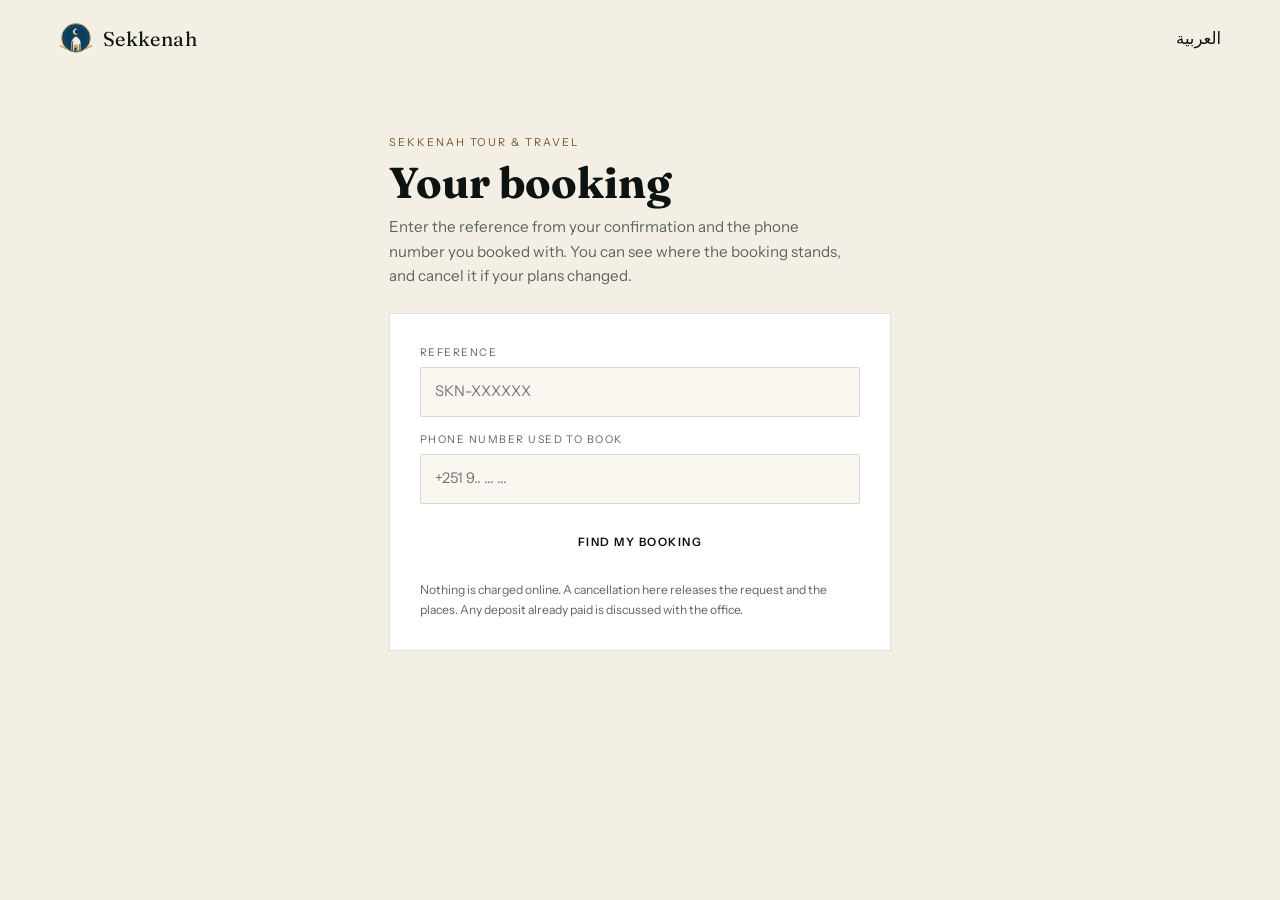
<file: manage.html>
<!DOCTYPE html>
<html lang="en" dir="ltr">
<head>
<meta charset="utf-8">
<meta name="viewport" content="width=device-width, initial-scale=1, viewport-fit=cover">
<title>Your booking · Sekkenah</title>
<meta name="robots" content="noindex">
<meta name="theme-color" content="#0d1512">
<meta name="sekkenah-api" content="https://sekkenah-api.adamdiditfirst.workers.dev">
<link rel="icon" href="assets/img/mark.svg" type="image/svg+xml">
<link rel="preload" href="assets/fonts/Fraunces-latin-2.woff2" as="font" type="font/woff2" crossorigin>
<link rel="preload" href="assets/fonts/InstrumentSans-latin-4.woff2" as="font" type="font/woff2" crossorigin>
<link rel="stylesheet" href="assets/fonts/fonts.css">
<link rel="stylesheet" href="assets/css/site.css">
<style>
  body { background: var(--bone, #f4efe4); }
  .mng-top { display: flex; align-items: center; justify-content: space-between; gap: 20px; padding-block: 22px; }
  .mng-top .brand { display: inline-flex; align-items: center; gap: 10px; text-decoration: none; color: var(--ink); }
  .mng-top .brand span { font-family: var(--f-display); font-size: 1.25rem; letter-spacing: 0.02em; }
  .mng { max-inline-size: 620px; padding-block: clamp(18px, 5vw, 56px) 80px; }
  .mng__kicker { font-size: 0.68rem; letter-spacing: 0.18em; text-transform: uppercase; color: #755628; }
  .mng__title { font-family: var(--f-display); font-size: clamp(2rem, 6vw, 2.7rem); line-height: 1.05; margin-block: 8px 10px; }
  .mng__sub { color: var(--muted); font-size: 0.95rem; max-inline-size: 46ch; }
  .mng__card { background: #fff; border: 1px solid var(--line); padding: clamp(20px, 4vw, 30px); display: grid; gap: 14px; margin-block-start: 24px; }
  .mng__card h2 { font-family: var(--f-display); font-size: 1.4rem; font-weight: 500; }
  .mng__msg { font-size: 0.88rem; padding: 10px 12px; border-inline-start: 3px solid #b4462b; background: #fbeee9; color: #7d2c19; }
  .mng__msg[data-tone="ok"] { border-color: var(--brass); background: #f6f1e3; color: var(--ink); }
  .mng__rows { display: grid; gap: 10px; border-block: 1px solid var(--line); padding-block: 14px; }
  .mng__rows div { display: grid; grid-template-columns: 130px 1fr; gap: 12px; align-items: baseline; font-size: 0.92rem; }
  .mng__rows span { color: var(--muted); font-size: 0.72rem; letter-spacing: 0.1em; text-transform: uppercase; }
  .mng__rows b { font-weight: 500; }
  .mng__status { display: inline-flex; align-items: center; gap: 8px; font-size: 0.72rem; letter-spacing: 0.1em; text-transform: uppercase; }
  .mng__status::before { content: ''; inline-size: 8px; block-size: 8px; border-radius: 50%; background: var(--brass); }
  .mng__status[data-s="cancelled"]::before { background: #a33; }
  .mng__status[data-s="travelled"]::before { background: #6b7a72; }
  .mng__actions { display: flex; flex-wrap: wrap; gap: 12px; align-items: center; }
  .mng__note { font-size: 0.76rem; color: var(--muted); }
  .mng__call { font-size: 0.85rem; color: var(--muted); }
  .mng__call a { color: var(--ink); border-block-end: 1px solid var(--brass); text-decoration: none; }
  html[lang="ar"] .mng__rows span { letter-spacing: 0; text-transform: none; font-size: 0.8rem; }
  @media (max-width: 560px) { .mng__rows div { grid-template-columns: 1fr; gap: 2px; } }
</style>
</head>
<body>
<div class="shell mng-top">
  <a class="brand" href="index.html">
    <img src="assets/img/mark.svg" alt="" width="34" height="34">
    <span>Sekkenah</span>
  </a>
  <button class="link link--btn" type="button" id="mng-lang">العربية</button>
</div>

<main class="shell mng">
  <p class="mng__kicker">Sekkenah Tour &amp; Travel</p>
  <h1 class="mng__title" data-m="title">Your booking</h1>
  <p class="mng__sub" data-m="sub">Enter the reference from your confirmation and the phone number you booked with. You can see where the booking stands, and cancel it if your plans changed.</p>

  <form class="mng__card" id="mng-find" novalidate>
    <label class="field"><span data-m="ref">Reference</span>
      <input id="mng-ref" name="ref" autocomplete="off" spellcheck="false" placeholder="SKN-XXXXXX" dir="ltr" required>
    </label>
    <label class="field"><span data-m="phone">Phone number used to book</span>
      <input id="mng-phone" name="phone" type="tel" autocomplete="tel" dir="ltr" placeholder="+251 9.. ... ..." required>
    </label>
    <button class="btn primary" type="submit" id="mng-submit" data-m="find">Find my booking</button>
    <p class="mng__msg" id="mng-msg" role="status" hidden></p>
    <p class="mng__note" data-m="note">Nothing is charged online. A cancellation here only releases the request; the office will not ask for the deposit.</p>
  </form>

  <section class="mng__card" id="mng-found" hidden aria-live="polite">
    <div style="display:flex;justify-content:space-between;align-items:baseline;gap:12px;flex-wrap:wrap">
      <h2 id="mng-heading">SKN-XXXXXX</h2>
      <span class="mng__status" id="mng-status">new</span>
    </div>
    <div class="mng__rows" id="mng-rows"></div>
    <div class="mng__actions">
      <button class="btn" type="button" id="mng-cancel" data-m="cancel">Cancel this booking</button>
      <a class="btn ghost" href="index.html" data-m="back">Back to the website</a>
    </div>
    <p class="mng__call" data-m="call">Rather speak to someone? Call <a href="tel:+251959607070" dir="ltr">+251 95 960 7070</a>.</p>
  </section>
</main>

<script type="module" src="assets/js/manage.js"></script>
</body>
</html>
</file>
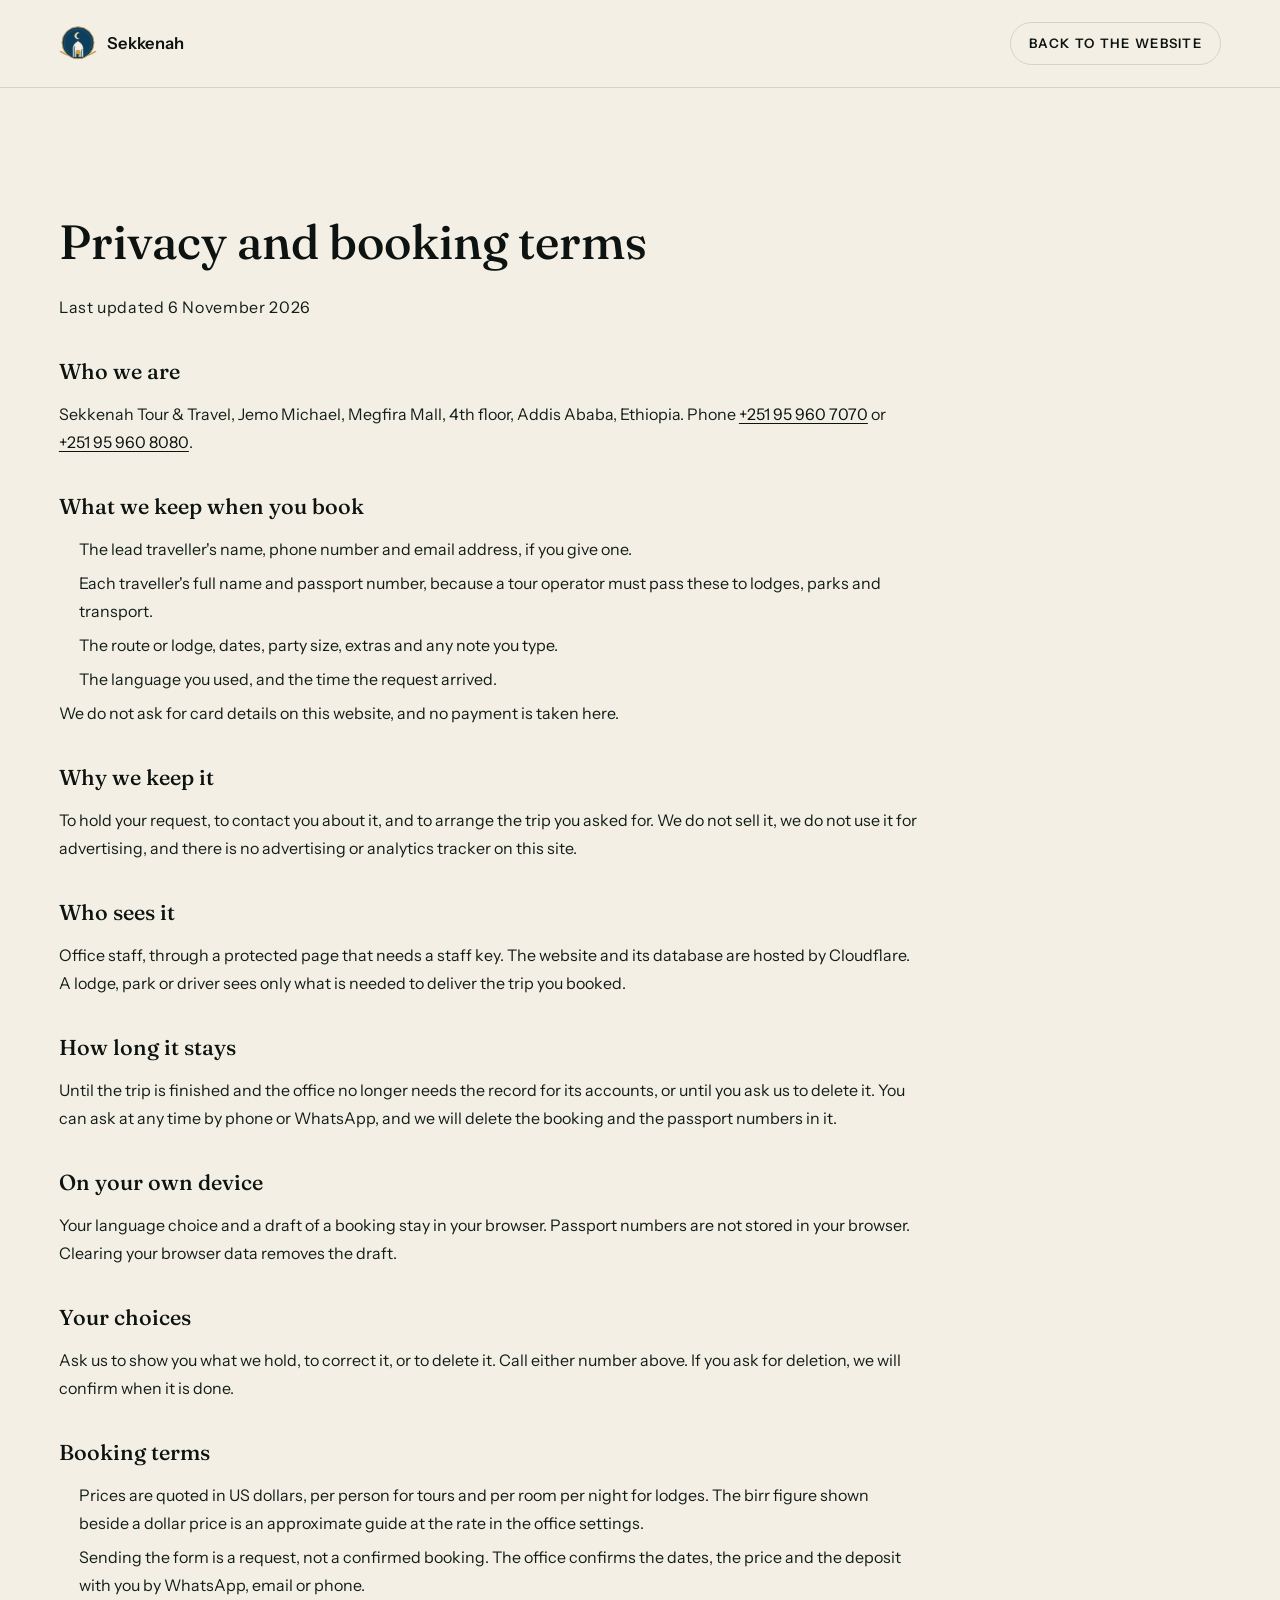
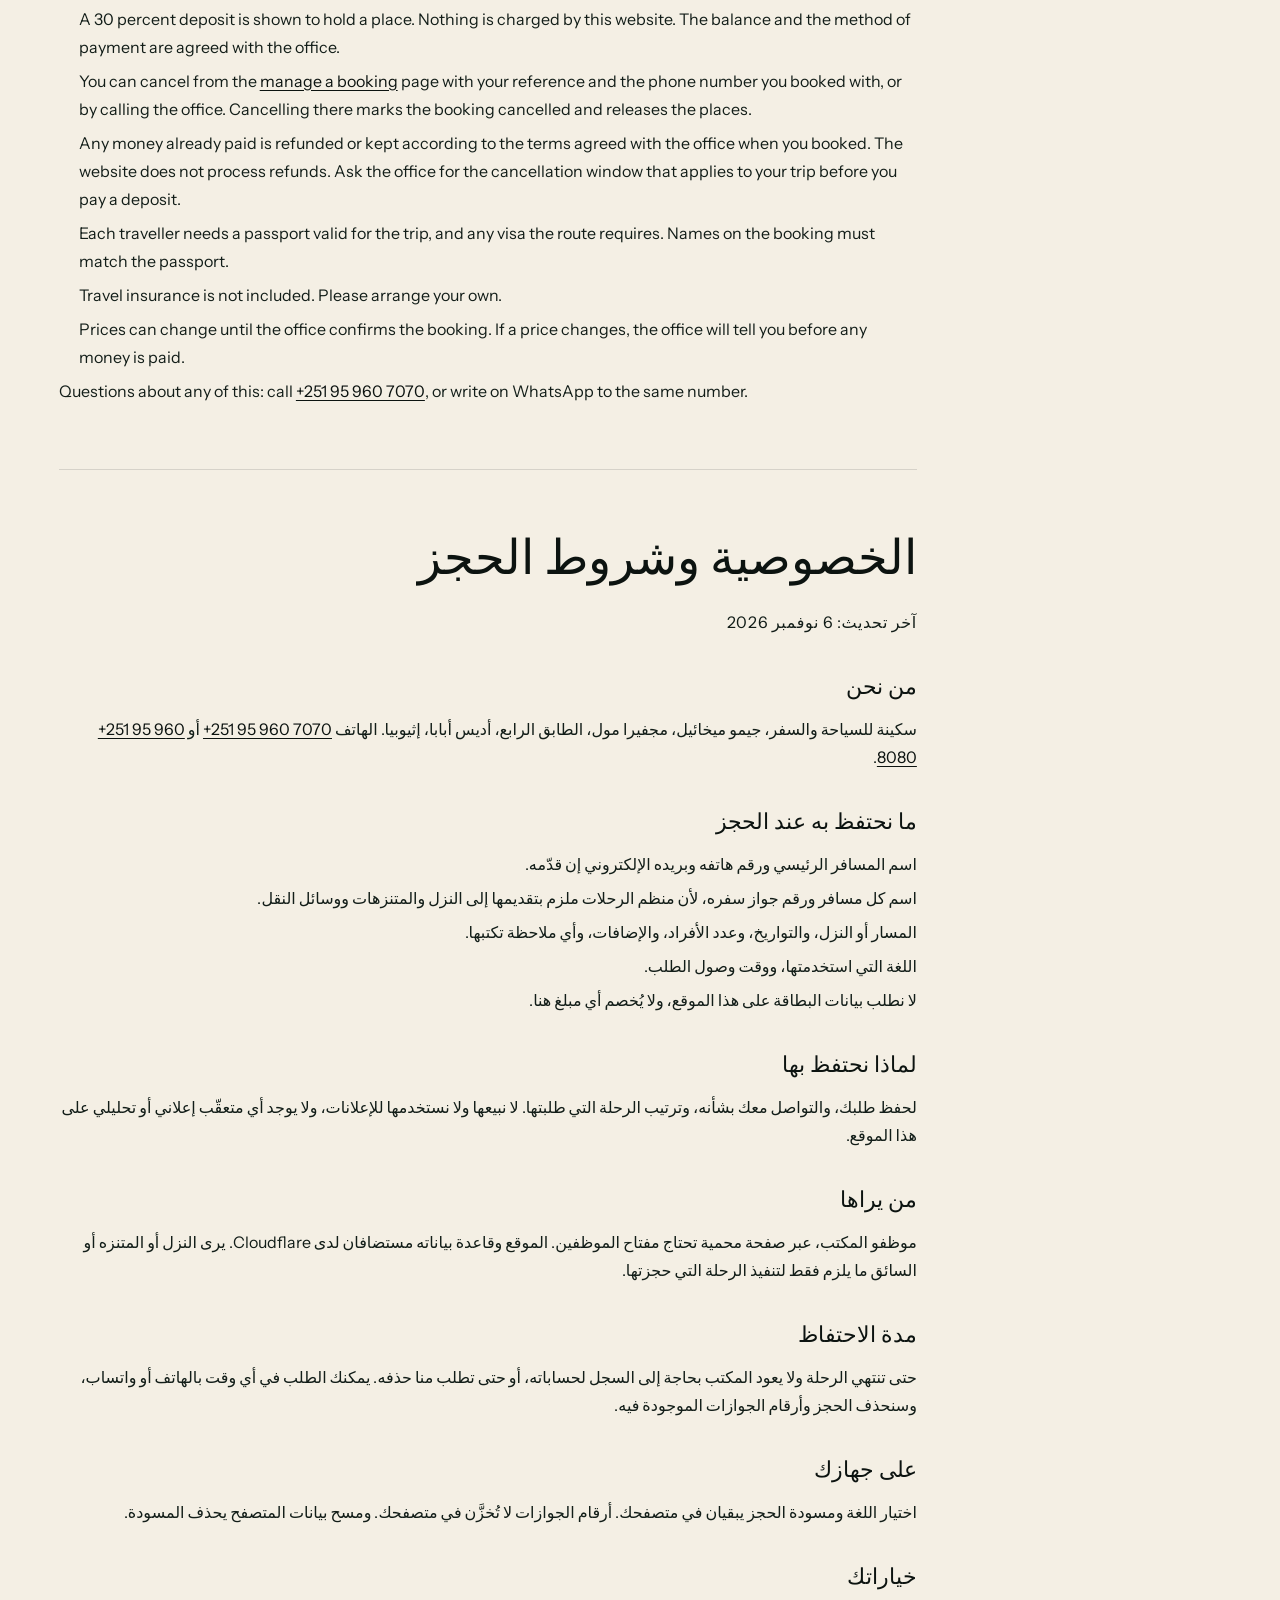
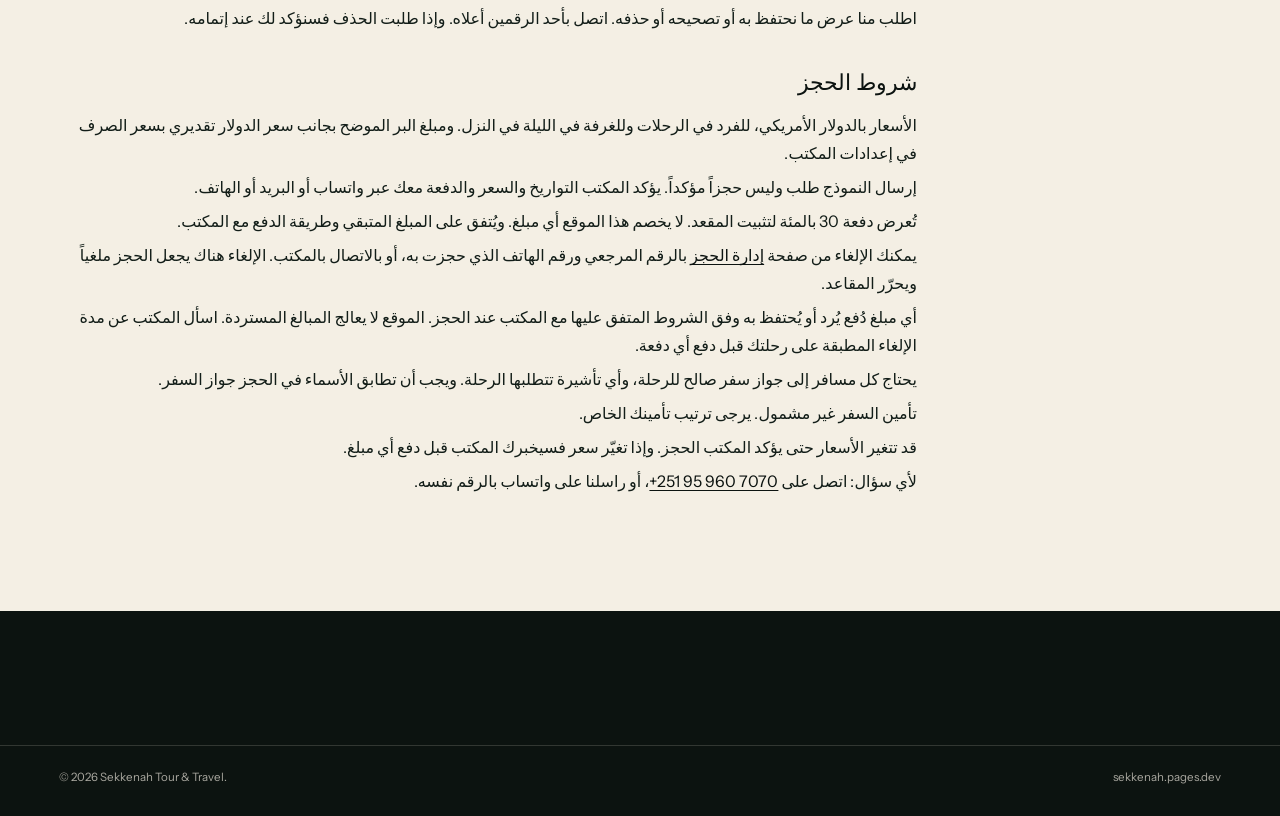
<file: privacy.html>
<!DOCTYPE html>
<html lang="en" dir="ltr">
<head>
<meta charset="utf-8">
<meta name="viewport" content="width=device-width, initial-scale=1, viewport-fit=cover">
<title>Privacy and booking terms: Sekkenah Tour &amp; Travel</title>
<meta name="description" content="What Sekkenah keeps when you book, why, who sees it, how long it stays, and the terms that apply to a booking request.">
<meta name="theme-color" content="#0d1512">
<link rel="icon" href="assets/img/mark.svg" type="image/svg+xml">
<link rel="canonical" href="https://sekkenah.pages.dev/privacy.html">
<link rel="stylesheet" href="assets/fonts/fonts.css">
<link rel="stylesheet" href="assets/css/site.css">
<style>
  .legal { max-inline-size: 78ch; }
  .legal h1 { font-family: var(--f-display); font-size: clamp(2rem, 4vw, 3rem); font-weight: 500; margin: 0 0 12px; }
  .legal h2 { font-family: var(--f-display); font-size: 1.35rem; font-weight: 500; margin: 34px 0 10px; }
  .legal p, .legal li { font-size: 1rem; line-height: 1.75; color: var(--ink-2); }
  .legal ul { padding-inline-start: 1.2em; margin: 8px 0 0; }
  .legal li { margin-block: 6px; }
  .legal a { color: var(--ink); text-decoration: underline; text-underline-offset: 3px; }
  .legal__ar { direction: rtl; text-align: right; border-block-start: 1px solid var(--line); margin-block-start: 64px; padding-block-start: 48px; }
  .legal__ar ul { padding-inline-start: 0; padding-inline-end: 1.2em; }
  .legal__top { display: flex; align-items: center; justify-content: space-between; gap: 16px; padding-block: 22px; border-block-end: 1px solid var(--line); }
  .legal__top img { inline-size: 38px; block-size: 38px; }
  .legal__top a { display: inline-flex; align-items: center; gap: 10px; color: var(--ink); text-decoration: none; font-weight: 600; letter-spacing: .02em; }
  .legal__top .back { font-size: .82rem; letter-spacing: .1em; text-transform: uppercase; border: 1px solid var(--line); border-radius: 999px; padding: 10px 18px; }
  .legal__stamp { font-size: .8rem; color: var(--muted); letter-spacing: .04em; }
  body { background: var(--bone); }
</style>
</head>
<body>
<header class="legal__top shell">
  <a href="index.html"><img src="assets/img/mark.svg" alt="" width="38" height="38"><span>Sekkenah</span></a>
  <a class="back" href="index.html">Back to the website</a>
</header>

<main class="shell sec">
  <article class="legal" lang="en" dir="ltr">
    <h1>Privacy and booking terms</h1>
    <p class="legal__stamp">Last updated 6 November 2026</p>

    <h2>Who we are</h2>
    <p>Sekkenah Tour &amp; Travel, Jemo Michael, Megfira Mall, 4th floor, Addis Ababa, Ethiopia. Phone <a href="tel:+251959607070" dir="ltr">+251 95 960 7070</a> or <a href="tel:+251959608080" dir="ltr">+251 95 960 8080</a>.</p>

    <h2>What we keep when you book</h2>
    <ul>
      <li>The lead traveller's name, phone number and email address, if you give one.</li>
      <li>Each traveller's full name and passport number, because a tour operator must pass these to lodges, parks and transport.</li>
      <li>The route or lodge, dates, party size, extras and any note you type.</li>
      <li>The language you used, and the time the request arrived.</li>
    </ul>
    <p>We do not ask for card details on this website, and no payment is taken here.</p>

    <h2>Why we keep it</h2>
    <p>To hold your request, to contact you about it, and to arrange the trip you asked for. We do not sell it, we do not use it for advertising, and there is no advertising or analytics tracker on this site.</p>

    <h2>Who sees it</h2>
    <p>Office staff, through a protected page that needs a staff key. The website and its database are hosted by Cloudflare. A lodge, park or driver sees only what is needed to deliver the trip you booked.</p>

    <h2>How long it stays</h2>
    <p>Until the trip is finished and the office no longer needs the record for its accounts, or until you ask us to delete it. You can ask at any time by phone or WhatsApp, and we will delete the booking and the passport numbers in it.</p>

    <h2>On your own device</h2>
    <p>Your language choice and a draft of a booking stay in your browser. Passport numbers are not stored in your browser. Clearing your browser data removes the draft.</p>

    <h2>Your choices</h2>
    <p>Ask us to show you what we hold, to correct it, or to delete it. Call either number above. If you ask for deletion, we will confirm when it is done.</p>

    <h2>Booking terms</h2>
    <ul>
      <li>Prices are quoted in US dollars, per person for tours and per room per night for lodges. The birr figure shown beside a dollar price is an approximate guide at the rate in the office settings.</li>
      <li>Sending the form is a request, not a confirmed booking. The office confirms the dates, the price and the deposit with you by WhatsApp, email or phone.</li>
      <li>A 30 percent deposit is shown to hold a place. Nothing is charged by this website. The balance and the method of payment are agreed with the office.</li>
      <li>You can cancel from the <a href="manage.html">manage a booking</a> page with your reference and the phone number you booked with, or by calling the office. Cancelling there marks the booking cancelled and releases the places.</li>
      <li>Any money already paid is refunded or kept according to the terms agreed with the office when you booked. The website does not process refunds. Ask the office for the cancellation window that applies to your trip before you pay a deposit.</li>
      <li>Each traveller needs a passport valid for the trip, and any visa the route requires. Names on the booking must match the passport.</li>
      <li>Travel insurance is not included. Please arrange your own.</li>
      <li>Prices can change until the office confirms the booking. If a price changes, the office will tell you before any money is paid.</li>
    </ul>

    <p>Questions about any of this: call <a href="tel:+251959607070" dir="ltr">+251 95 960 7070</a>, or write on WhatsApp to the same number.</p>
  </article>

  <article class="legal legal__ar" lang="ar" dir="rtl">
    <h1>الخصوصية وشروط الحجز</h1>
    <p class="legal__stamp">آخر تحديث: 6 نوفمبر 2026</p>

    <h2>من نحن</h2>
    <p>سكينة للسياحة والسفر، جيمو ميخائيل، مجفيرا مول، الطابق الرابع، أديس أبابا، إثيوبيا. الهاتف <a href="tel:+251959607070" dir="ltr">+251 95 960 7070</a> أو <a href="tel:+251959608080" dir="ltr">+251 95 960 8080</a>.</p>

    <h2>ما نحتفظ به عند الحجز</h2>
    <ul>
      <li>اسم المسافر الرئيسي ورقم هاتفه وبريده الإلكتروني إن قدّمه.</li>
      <li>اسم كل مسافر ورقم جواز سفره، لأن منظم الرحلات ملزم بتقديمها إلى النزل والمتنزهات ووسائل النقل.</li>
      <li>المسار أو النزل، والتواريخ، وعدد الأفراد، والإضافات، وأي ملاحظة تكتبها.</li>
      <li>اللغة التي استخدمتها، ووقت وصول الطلب.</li>
    </ul>
    <p>لا نطلب بيانات البطاقة على هذا الموقع، ولا يُخصم أي مبلغ هنا.</p>

    <h2>لماذا نحتفظ بها</h2>
    <p>لحفظ طلبك، والتواصل معك بشأنه، وترتيب الرحلة التي طلبتها. لا نبيعها ولا نستخدمها للإعلانات، ولا يوجد أي متعقّب إعلاني أو تحليلي على هذا الموقع.</p>

    <h2>من يراها</h2>
    <p>موظفو المكتب، عبر صفحة محمية تحتاج مفتاح الموظفين. الموقع وقاعدة بياناته مستضافان لدى Cloudflare. يرى النزل أو المتنزه أو السائق ما يلزم فقط لتنفيذ الرحلة التي حجزتها.</p>

    <h2>مدة الاحتفاظ</h2>
    <p>حتى تنتهي الرحلة ولا يعود المكتب بحاجة إلى السجل لحساباته، أو حتى تطلب منا حذفه. يمكنك الطلب في أي وقت بالهاتف أو واتساب، وسنحذف الحجز وأرقام الجوازات الموجودة فيه.</p>

    <h2>على جهازك</h2>
    <p>اختيار اللغة ومسودة الحجز يبقيان في متصفحك. أرقام الجوازات لا تُخزَّن في متصفحك. ومسح بيانات المتصفح يحذف المسودة.</p>

    <h2>خياراتك</h2>
    <p>اطلب منا عرض ما نحتفظ به أو تصحيحه أو حذفه. اتصل بأحد الرقمين أعلاه. وإذا طلبت الحذف فسنؤكد لك عند إتمامه.</p>

    <h2>شروط الحجز</h2>
    <ul>
      <li>الأسعار بالدولار الأمريكي، للفرد في الرحلات وللغرفة في الليلة في النزل. ومبلغ البر الموضح بجانب سعر الدولار تقديري بسعر الصرف في إعدادات المكتب.</li>
      <li>إرسال النموذج طلب وليس حجزاً مؤكداً. يؤكد المكتب التواريخ والسعر والدفعة معك عبر واتساب أو البريد أو الهاتف.</li>
      <li>تُعرض دفعة 30 بالمئة لتثبيت المقعد. لا يخصم هذا الموقع أي مبلغ. ويُتفق على المبلغ المتبقي وطريقة الدفع مع المكتب.</li>
      <li>يمكنك الإلغاء من صفحة <a href="manage.html">إدارة الحجز</a> بالرقم المرجعي ورقم الهاتف الذي حجزت به، أو بالاتصال بالمكتب. الإلغاء هناك يجعل الحجز ملغياً ويحرّر المقاعد.</li>
      <li>أي مبلغ دُفع يُرد أو يُحتفظ به وفق الشروط المتفق عليها مع المكتب عند الحجز. الموقع لا يعالج المبالغ المستردة. اسأل المكتب عن مدة الإلغاء المطبقة على رحلتك قبل دفع أي دفعة.</li>
      <li>يحتاج كل مسافر إلى جواز سفر صالح للرحلة، وأي تأشيرة تتطلبها الرحلة. ويجب أن تطابق الأسماء في الحجز جواز السفر.</li>
      <li>تأمين السفر غير مشمول. يرجى ترتيب تأمينك الخاص.</li>
      <li>قد تتغير الأسعار حتى يؤكد المكتب الحجز. وإذا تغيّر سعر فسيخبرك المكتب قبل دفع أي مبلغ.</li>
    </ul>

    <p>لأي سؤال: اتصل على <a href="tel:+251959607070" dir="ltr">+251 95 960 7070</a>، أو راسلنا على واتساب بالرقم نفسه.</p>
  </article>
</main>

<footer class="foot">
  <div class="shell foot__base">
    <span>© <span id="year">2026</span> Sekkenah Tour &amp; Travel.</span>
    <a href="index.html">sekkenah.pages.dev</a>
  </div>
</footer>
<script>document.getElementById('year').textContent = new Date().getFullYear();</script>
</body>
</html>
</file>
<file: assets/fonts/fonts.css>
/* Self-hosted. Generated by tmp/sekkenah-fonts.mjs - do not hand-edit. */
/* latin-ext */
@font-face {
  font-family: 'Fraunces';
  font-style: normal;
  font-weight: 300 700;
  font-display: swap;
  src: url(./Fraunces-latin-ext-1.woff2) format('woff2');
  unicode-range: U+0100-02BA, U+02BD-02C5, U+02C7-02CC, U+02CE-02D7, U+02DD-02FF, U+0304, U+0308, U+0329, U+1D00-1DBF, U+1E00-1E9F, U+1EF2-1EFF, U+2020, U+20A0-20AB, U+20AD-20C4, U+2113, U+2C60-2C7F, U+A720-A7FF;
}

/* latin */
@font-face {
  font-family: 'Fraunces';
  font-style: normal;
  font-weight: 300 700;
  font-display: swap;
  src: url(./Fraunces-latin-2.woff2) format('woff2');
  unicode-range: U+0000-00FF, U+0131, U+0152-0153, U+02BB-02BC, U+02C6, U+02DA, U+02DC, U+0304, U+0308, U+0329, U+2000-206F, U+20AC, U+2122, U+2191, U+2193, U+2212, U+2215, U+FEFF, U+FFFD;
}

/* latin-ext */
@font-face {
  font-family: 'Instrument Sans';
  font-style: normal;
  font-weight: 400 700;
  font-stretch: 100%;
  font-display: swap;
  src: url(./InstrumentSans-latin-ext-3.woff2) format('woff2');
  unicode-range: U+0100-02BA, U+02BD-02C5, U+02C7-02CC, U+02CE-02D7, U+02DD-02FF, U+0304, U+0308, U+0329, U+1D00-1DBF, U+1E00-1E9F, U+1EF2-1EFF, U+2020, U+20A0-20AB, U+20AD-20C4, U+2113, U+2C60-2C7F, U+A720-A7FF;
}

/* latin */
@font-face {
  font-family: 'Instrument Sans';
  font-style: normal;
  font-weight: 400 700;
  font-stretch: 100%;
  font-display: swap;
  src: url(./InstrumentSans-latin-4.woff2) format('woff2');
  unicode-range: U+0000-00FF, U+0131, U+0152-0153, U+02BB-02BC, U+02C6, U+02DA, U+02DC, U+0304, U+0308, U+0329, U+2000-206F, U+20AC, U+2122, U+2191, U+2193, U+2212, U+2215, U+FEFF, U+FFFD;
}

/* arabic */
@font-face {
  font-family: 'Reem Kufi';
  font-style: normal;
  font-weight: 400 700;
  font-display: swap;
  src: url(./ReemKufi-arabic-5.woff2) format('woff2');
  unicode-range: U+0600-06FF, U+0750-077F, U+0870-0891, U+0897-08E1, U+08E3-08FF, U+200C-200E, U+2010-2011, U+204F, U+2E41, U+FB50-FDFF, U+FE70-FE74, U+FE76-FEFC, U+102E0-102FB, U+10E60-10E7E, U+10EC2-10EC7, U+10EC9-10EEE, U+10EF0-10EFF, U+1EE00-1EE03, U+1EE05-1EE1F, U+1EE21-1EE22, U+1EE24, U+1EE27, U+1EE29-1EE32, U+1EE34-1EE37, U+1EE39, U+1EE3B, U+1EE42, U+1EE47, U+1EE49, U+1EE4B, U+1EE4D-1EE4F, U+1EE51-1EE52, U+1EE54, U+1EE57, U+1EE59, U+1EE5B, U+1EE5D, U+1EE5F, U+1EE61-1EE62, U+1EE64, U+1EE67-1EE6A, U+1EE6C-1EE72, U+1EE74-1EE77, U+1EE79-1EE7C, U+1EE7E, U+1EE80-1EE89, U+1EE8B-1EE9B, U+1EEA1-1EEA3, U+1EEA5-1EEA9, U+1EEAB-1EEBB, U+1EEF0-1EEF1;
}

/* latin-ext */
@font-face {
  font-family: 'Reem Kufi';
  font-style: normal;
  font-weight: 400 700;
  font-display: swap;
  src: url(./ReemKufi-latin-ext-6.woff2) format('woff2');
  unicode-range: U+0100-02BA, U+02BD-02C5, U+02C7-02CC, U+02CE-02D7, U+02DD-02FF, U+0304, U+0308, U+0329, U+1D00-1DBF, U+1E00-1E9F, U+1EF2-1EFF, U+2020, U+20A0-20AB, U+20AD-20C4, U+2113, U+2C60-2C7F, U+A720-A7FF;
}

/* latin */
@font-face {
  font-family: 'Reem Kufi';
  font-style: normal;
  font-weight: 400 700;
  font-display: swap;
  src: url(./ReemKufi-latin-7.woff2) format('woff2');
  unicode-range: U+0000-00FF, U+0131, U+0152-0153, U+02BB-02BC, U+02C6, U+02DA, U+02DC, U+0304, U+0308, U+0329, U+2000-206F, U+20AC, U+2122, U+2191, U+2193, U+2212, U+2215, U+FEFF, U+FFFD;
}

/* arabic */
@font-face {
  font-family: 'IBM Plex Sans Arabic';
  font-style: normal;
  font-weight: 400;
  font-display: swap;
  src: url(./IBMPlexSansArabic-arabic-8.woff2) format('woff2');
  unicode-range: U+0600-06FF, U+0750-077F, U+0870-0891, U+0897-08E1, U+08E3-08FF, U+200C-200E, U+2010-2011, U+204F, U+2E41, U+FB50-FDFF, U+FE70-FE74, U+FE76-FEFC, U+102E0-102FB, U+10E60-10E7E, U+10EC2-10EC7, U+10EC9-10EEE, U+10EF0-10EFF, U+1EE00-1EE03, U+1EE05-1EE1F, U+1EE21-1EE22, U+1EE24, U+1EE27, U+1EE29-1EE32, U+1EE34-1EE37, U+1EE39, U+1EE3B, U+1EE42, U+1EE47, U+1EE49, U+1EE4B, U+1EE4D-1EE4F, U+1EE51-1EE52, U+1EE54, U+1EE57, U+1EE59, U+1EE5B, U+1EE5D, U+1EE5F, U+1EE61-1EE62, U+1EE64, U+1EE67-1EE6A, U+1EE6C-1EE72, U+1EE74-1EE77, U+1EE79-1EE7C, U+1EE7E, U+1EE80-1EE89, U+1EE8B-1EE9B, U+1EEA1-1EEA3, U+1EEA5-1EEA9, U+1EEAB-1EEBB, U+1EEF0-1EEF1;
}

/* latin-ext */
@font-face {
  font-family: 'IBM Plex Sans Arabic';
  font-style: normal;
  font-weight: 400;
  font-display: swap;
  src: url(./IBMPlexSansArabic-latin-ext-9.woff2) format('woff2');
  unicode-range: U+0100-02BA, U+02BD-02C5, U+02C7-02CC, U+02CE-02D7, U+02DD-02FF, U+0304, U+0308, U+0329, U+1D00-1DBF, U+1E00-1E9F, U+1EF2-1EFF, U+2020, U+20A0-20AB, U+20AD-20C4, U+2113, U+2C60-2C7F, U+A720-A7FF;
}

/* latin */
@font-face {
  font-family: 'IBM Plex Sans Arabic';
  font-style: normal;
  font-weight: 400;
  font-display: swap;
  src: url(./IBMPlexSansArabic-latin-10.woff2) format('woff2');
  unicode-range: U+0000-00FF, U+0131, U+0152-0153, U+02BB-02BC, U+02C6, U+02DA, U+02DC, U+0304, U+0308, U+0329, U+2000-206F, U+20AC, U+2122, U+2191, U+2193, U+2212, U+2215, U+FEFF, U+FFFD;
}

/* arabic */
@font-face {
  font-family: 'IBM Plex Sans Arabic';
  font-style: normal;
  font-weight: 500;
  font-display: swap;
  src: url(./IBMPlexSansArabic-arabic-11.woff2) format('woff2');
  unicode-range: U+0600-06FF, U+0750-077F, U+0870-0891, U+0897-08E1, U+08E3-08FF, U+200C-200E, U+2010-2011, U+204F, U+2E41, U+FB50-FDFF, U+FE70-FE74, U+FE76-FEFC, U+102E0-102FB, U+10E60-10E7E, U+10EC2-10EC7, U+10EC9-10EEE, U+10EF0-10EFF, U+1EE00-1EE03, U+1EE05-1EE1F, U+1EE21-1EE22, U+1EE24, U+1EE27, U+1EE29-1EE32, U+1EE34-1EE37, U+1EE39, U+1EE3B, U+1EE42, U+1EE47, U+1EE49, U+1EE4B, U+1EE4D-1EE4F, U+1EE51-1EE52, U+1EE54, U+1EE57, U+1EE59, U+1EE5B, U+1EE5D, U+1EE5F, U+1EE61-1EE62, U+1EE64, U+1EE67-1EE6A, U+1EE6C-1EE72, U+1EE74-1EE77, U+1EE79-1EE7C, U+1EE7E, U+1EE80-1EE89, U+1EE8B-1EE9B, U+1EEA1-1EEA3, U+1EEA5-1EEA9, U+1EEAB-1EEBB, U+1EEF0-1EEF1;
}

/* latin-ext */
@font-face {
  font-family: 'IBM Plex Sans Arabic';
  font-style: normal;
  font-weight: 500;
  font-display: swap;
  src: url(./IBMPlexSansArabic-latin-ext-12.woff2) format('woff2');
  unicode-range: U+0100-02BA, U+02BD-02C5, U+02C7-02CC, U+02CE-02D7, U+02DD-02FF, U+0304, U+0308, U+0329, U+1D00-1DBF, U+1E00-1E9F, U+1EF2-1EFF, U+2020, U+20A0-20AB, U+20AD-20C4, U+2113, U+2C60-2C7F, U+A720-A7FF;
}

/* latin */
@font-face {
  font-family: 'IBM Plex Sans Arabic';
  font-style: normal;
  font-weight: 500;
  font-display: swap;
  src: url(./IBMPlexSansArabic-latin-13.woff2) format('woff2');
  unicode-range: U+0000-00FF, U+0131, U+0152-0153, U+02BB-02BC, U+02C6, U+02DA, U+02DC, U+0304, U+0308, U+0329, U+2000-206F, U+20AC, U+2122, U+2191, U+2193, U+2212, U+2215, U+FEFF, U+FFFD;
}

/* arabic */
@font-face {
  font-family: 'IBM Plex Sans Arabic';
  font-style: normal;
  font-weight: 600;
  font-display: swap;
  src: url(./IBMPlexSansArabic-arabic-14.woff2) format('woff2');
  unicode-range: U+0600-06FF, U+0750-077F, U+0870-0891, U+0897-08E1, U+08E3-08FF, U+200C-200E, U+2010-2011, U+204F, U+2E41, U+FB50-FDFF, U+FE70-FE74, U+FE76-FEFC, U+102E0-102FB, U+10E60-10E7E, U+10EC2-10EC7, U+10EC9-10EEE, U+10EF0-10EFF, U+1EE00-1EE03, U+1EE05-1EE1F, U+1EE21-1EE22, U+1EE24, U+1EE27, U+1EE29-1EE32, U+1EE34-1EE37, U+1EE39, U+1EE3B, U+1EE42, U+1EE47, U+1EE49, U+1EE4B, U+1EE4D-1EE4F, U+1EE51-1EE52, U+1EE54, U+1EE57, U+1EE59, U+1EE5B, U+1EE5D, U+1EE5F, U+1EE61-1EE62, U+1EE64, U+1EE67-1EE6A, U+1EE6C-1EE72, U+1EE74-1EE77, U+1EE79-1EE7C, U+1EE7E, U+1EE80-1EE89, U+1EE8B-1EE9B, U+1EEA1-1EEA3, U+1EEA5-1EEA9, U+1EEAB-1EEBB, U+1EEF0-1EEF1;
}

/* latin-ext */
@font-face {
  font-family: 'IBM Plex Sans Arabic';
  font-style: normal;
  font-weight: 600;
  font-display: swap;
  src: url(./IBMPlexSansArabic-latin-ext-15.woff2) format('woff2');
  unicode-range: U+0100-02BA, U+02BD-02C5, U+02C7-02CC, U+02CE-02D7, U+02DD-02FF, U+0304, U+0308, U+0329, U+1D00-1DBF, U+1E00-1E9F, U+1EF2-1EFF, U+2020, U+20A0-20AB, U+20AD-20C4, U+2113, U+2C60-2C7F, U+A720-A7FF;
}

/* latin */
@font-face {
  font-family: 'IBM Plex Sans Arabic';
  font-style: normal;
  font-weight: 600;
  font-display: swap;
  src: url(./IBMPlexSansArabic-latin-16.woff2) format('woff2');
  unicode-range: U+0000-00FF, U+0131, U+0152-0153, U+02BB-02BC, U+02C6, U+02DA, U+02DC, U+0304, U+0308, U+0329, U+2000-206F, U+20AC, U+2122, U+2191, U+2193, U+2212, U+2215, U+FEFF, U+FFFD;
}
</file>
<file: assets/css/site.css>
/* Sekkenah, site styles.
 *
 * One design system, written with logical properties throughout so Arabic is a real
 * mirror rather than a hacked flip: nothing here says left or right unless it means
 * the physical side. Arabic also swaps the type stack and drops the letterspacing,
 * because tracking that flatters Latin display type pulls Arabic letters apart.
 */

/* tokens */
:root {
  --ink: #0c1310;
  --ink-2: #121d18;
  --ink-3: #1b2a24;
  --bone: #f4efe4;
  --paper: #faf7f0;
  --sand: #e6dbc8;
  --brass: #b8935a;
  --brass-2: #d9b878;
  /* 5.2:1 on the lightest surface: axe flagged the old grey at 4.1, which older eyes feel. */
  --muted: #5c665e;
  --line: rgba(12, 19, 16, 0.13);
  --line-dark: rgba(244, 239, 228, 0.16);

  --f-display: 'Fraunces', 'Iowan Old Style', Georgia, serif;
  --f-body: 'Instrument Sans', system-ui, -apple-system, 'Segoe UI', sans-serif;

  --shell: 1280px;
  --gutter: clamp(20px, 4.6vw, 60px);
  --r: 2px;

  --ease: cubic-bezier(0.22, 0.61, 0.24, 1);
  --slow: 900ms var(--ease);
}

html[lang='ar'] {
  --f-display: 'Reem Kufi', 'IBM Plex Sans Arabic', serif;
  --f-body: 'IBM Plex Sans Arabic', 'Instrument Sans', sans-serif;
}

/* reset */
*, *::before, *::after { box-sizing: border-box; }
html { -webkit-text-size-adjust: 100%; scroll-behavior: smooth; }
body {
  margin: 0;
  background: var(--paper);
  color: var(--ink);
  font-family: var(--f-body);
  font-size: 16.5px;
  line-height: 1.62;
  -webkit-font-smoothing: antialiased;
  overflow-x: hidden;
}
html[lang='ar'] body { font-size: 17px; line-height: 1.85; }
img { max-width: 100%; display: block; }
a { color: inherit; text-decoration: none; }
button, input, select, textarea { font: inherit; color: inherit; }
button { background: none; border: 0; cursor: pointer; }
h1, h2, h3, h4, p, figure, blockquote, dl, dd { margin: 0; }
ul, ol { margin: 0; padding: 0; list-style: none; }
:focus-visible { outline: 2px solid var(--brass); outline-offset: 3px; }
body.is-locked { overflow: hidden; }
/* The UA's [hidden] rule loses to any author display declaration, so .modal{display:grid}
   kept an invisible full-screen overlay over the page at boot. Force it. */
[hidden] { display: none !important; }

/* type */
.h2, .hero__title, .drawer__title, .modal__title, .ticket__title {
  font-family: var(--f-display);
  font-weight: 400;
  font-optical-sizing: auto;
  letter-spacing: -0.021em;
  line-height: 1.04;
}
.h2 { font-size: clamp(2.1rem, 4.2vw, 3.5rem); max-width: 22ch; }
html[lang='ar'] .h2 { line-height: 1.28; letter-spacing: 0; font-size: clamp(1.9rem, 3.6vw, 3rem); }
.h3 { font-family: var(--f-body); font-weight: 600; font-size: 1.05rem; letter-spacing: -0.01em; }
html[lang='ar'] .h3 { font-weight: 600; letter-spacing: 0; }

.eyebrow {
  font-size: 0.6875rem;
  letter-spacing: 0.2em;
  text-transform: uppercase;
  color: var(--brass);
  font-weight: 500;
  display: flex;
  align-items: center;
  gap: 12px;
  margin-bottom: 20px;
}
.eyebrow::before {
  content: '';
  inline-size: 26px;
  block-size: 1px;
  background: currentColor;
  opacity: 0.7;
}
html[lang='ar'] .eyebrow { letter-spacing: 0; text-transform: none; font-size: 0.82rem; }
.eyebrow--light { color: var(--brass-2); }

.lede { font-size: 1.02rem; color: var(--muted); max-width: 46ch; margin-top: 18px; }
.lede--light { color: rgba(244, 239, 228, 0.72); }
html[lang='ar'] .lede { max-width: 52ch; }

.dot { opacity: 0.4; margin: 0 8px; }
.link { color: var(--brass); border-bottom: 1px solid currentColor; padding-bottom: 2px; }

.shell { max-inline-size: var(--shell); margin-inline: auto; padding-inline: var(--gutter); }

.skip {
  position: fixed; inset-block-start: -60px; inset-inline-start: 16px; z-index: 200;
  background: var(--ink); color: var(--bone); padding: 10px 16px; border-radius: var(--r);
  transition: inset-block-start 200ms;
}
.skip:focus { inset-block-start: 12px; }

.i { inline-size: 18px; block-size: 18px; fill: none; stroke: currentColor; stroke-width: 1.5; stroke-linecap: round; stroke-linejoin: round; }
[dir='rtl'] .i--arrow { transform: scaleX(-1); }

/* buttons */
.btn {
  display: inline-flex; align-items: center; justify-content: center; gap: 10px;
  padding: 14px 26px;
  border-radius: 999px;
  font-size: 0.72rem; font-weight: 600; letter-spacing: 0.13em; text-transform: uppercase;
  border: 1px solid transparent;
  transition: background 320ms var(--ease), color 320ms var(--ease), border-color 320ms var(--ease), transform 320ms var(--ease);
  white-space: nowrap;
}
html[lang='ar'] .btn { letter-spacing: 0; text-transform: none; font-size: 0.86rem; font-weight: 500; padding: 14px 28px; }
.btn:active { transform: translateY(1px); }
.btn--solid { background: var(--ink); color: var(--bone); }
.btn--solid:hover { background: var(--ink-3); }
.btn--ghost { border-color: rgba(244, 239, 228, 0.38); color: var(--bone); }
.btn--ghost:hover { background: rgba(244, 239, 228, 0.1); border-color: var(--bone); }
.btn--brass { background: var(--brass); color: #17110a; }
.btn--brass:hover { background: var(--brass-2); }
.btn--cream { background: var(--bone); color: var(--ink); }
.btn--cream:hover { background: #fff; }
.btn--line { border-color: var(--line); color: var(--ink); }
.btn--line:hover { border-color: var(--ink); }
.btn--sm { padding: 10px 18px; font-size: 0.66rem; }
.btn--sm.is-added { background: var(--ink); color: var(--bone); border-color: var(--ink); }
html[lang='ar'] .btn--sm { font-size: 0.8rem; }

/* header */
.head { position: fixed; inset-block-start: 0; inset-inline: 0; z-index: 90; color: var(--bone); }
.topline {
  background: rgba(8, 13, 11, 0.55);
  backdrop-filter: blur(6px);
  border-block-end: 1px solid rgba(244, 239, 228, 0.1);
  font-size: 0.72rem; letter-spacing: 0.04em;
  transition: opacity 400ms var(--ease), margin 400ms var(--ease);
}
.topline__in { display: flex; align-items: center; gap: 22px; justify-content: space-between; min-block-size: 38px; }
.topline__item { display: inline-flex; align-items: center; gap: 8px; opacity: 0.78; }
.topline__cal { opacity: 0.62; }
.topline__phones { display: inline-flex; align-items: center; gap: 4px; opacity: 0.9; }
.topline__phones a { white-space: nowrap; }
.topline__phones a:hover { color: var(--brass-2); }
.i--pin { inline-size: 14px; block-size: 14px; }

.nav { transition: background 500ms var(--ease), box-shadow 500ms var(--ease); }
.nav__in { display: flex; align-items: center; gap: 30px; min-block-size: 78px; }
.head.is-scrolled, .head.is-menu { color: var(--ink); }
.head.is-menu .nav { background: var(--paper); }
.head.is-menu .topline { background: var(--paper); border-block-end-color: var(--line); color: var(--muted); }
.head.is-menu .lang { border-color: currentColor; }
.head.is-scrolled .topline { opacity: 0; margin-block-start: -38px; pointer-events: none; }
.head.is-scrolled .nav {
  background: rgba(250, 247, 240, 0.93);
  backdrop-filter: blur(14px) saturate(1.2);
  box-shadow: 0 1px 0 var(--line);
}
.head.is-scrolled .nav__in { min-block-size: 66px; }

.brand { display: inline-flex; align-items: center; gap: 12px; margin-inline-end: auto; }
.brand__mark { inline-size: 38px; block-size: 38px; fill: none; stroke: currentColor; stroke-width: 1.1; }
/* The client's emblems are dark green on cream, so they get a cream disc here rather than
   disappearing into the hero photograph. The SVG mark keeps its plain outline. */
.brand__mark[src$='.png'] { padding: 3px; border-radius: 50%; background: var(--bone); }
.brand__mark circle { fill: none; }
.brand__text { display: flex; flex-direction: column; line-height: 1.1; }
.brand__word { font-family: var(--f-display); font-size: 1.32rem; letter-spacing: 0.01em; }
html[lang='ar'] .brand__word { font-size: 1.5rem; }
.brand__tag { font-size: 0.58rem; letter-spacing: 0.18em; text-transform: uppercase; opacity: 0.6; margin-block-start: 4px; }
html[lang='ar'] .brand__tag { letter-spacing: 0; text-transform: none; font-size: 0.68rem; }

.nav__links { display: flex; align-items: center; gap: 20px; font-size: 0.73rem; letter-spacing: 0.07em; text-transform: uppercase; }
html[lang='ar'] .nav__links { letter-spacing: 0; text-transform: none; font-size: 0.9rem; }
.nav__links a { position: relative; padding-block: 6px; opacity: 0.85; }
.nav__links a::after {
  content: ''; position: absolute; inset-block-end: 0; inset-inline-start: 0;
  inline-size: 100%; block-size: 1px; background: currentColor;
  transform: scaleX(0); transform-origin: inline-start; transition: transform 420ms var(--ease);
}
.nav__links a:hover { opacity: 1; }
.nav__links a:hover::after { transform: scaleX(1); }
.nav__manage { display: none; }
@media (min-width: 1240px) { .nav__manage { display: inline-block; } }

.nav__actions { display: flex; align-items: center; gap: 14px; }
.lang {
  display: inline-flex; align-items: center; gap: 7px;
  border: 1px solid currentColor; border-radius: 999px; padding: 7px 13px;
  font-size: 0.72rem; letter-spacing: 0.06em; opacity: 0.9;
  transition: opacity 300ms, background 300ms;
}
.lang:hover { opacity: 1; background: rgba(255, 255, 255, 0.08); }
.head.is-scrolled .lang:hover { background: rgba(12, 19, 16, 0.05); }
.lang__glyph { font-family: 'Reem Kufi', 'Instrument Sans', system-ui, serif; font-size: 0.95rem; line-height: 1; }
.lang__label { font-size: 0.72rem; }
html[lang='ar'] .lang__label { font-size: 0.78rem; }
.nav__cta { padding: 11px 20px; font-size: 0.66rem; }
html[lang='ar'] .nav__cta { font-size: 0.8rem; }
.head:not(.is-scrolled) .nav__cta { background: rgba(244, 239, 228, 0.94); color: var(--ink); }
.head:not(.is-scrolled) .nav__cta:hover { background: #fff; }

.burger { display: none; inline-size: 40px; block-size: 40px; position: relative; }
.burger span {
  content: ''; position: absolute; inset-inline: 8px; block-size: 1.5px; background: currentColor;
  transition: transform 300ms var(--ease), opacity 200ms;
}
.burger span:first-child { inset-block-start: 16px; }
.burger span:last-child { inset-block-end: 16px; }
.burger[aria-expanded='true'] span:first-child { transform: translateY(5px) rotate(45deg); }
.burger[aria-expanded='true'] span:last-child { transform: translateY(-5px) rotate(-45deg); }

/* A menu that ends halfway down the hero reads as a broken panel, so on small screens it
   is a full-height sheet under the header rather than a box inside the flow. */
.mobile {
  display: none; padding: 18px var(--gutter) 40px;
  background: var(--paper); color: var(--ink); border-block-start: 1px solid var(--line);
  position: fixed; inset-block-start: 0; inset-inline: 0; z-index: -1;
  block-size: 100svh; overflow-y: auto; padding-block-start: 118px;
  opacity: 0; transition: opacity 260ms var(--ease);
}
.mobile:not([hidden]) { opacity: 1; }
.mobile a { display: block; padding: 12px 0; border-block-end: 1px solid var(--line); }

/* hero */
.hero {
  position: relative;
  min-block-size: 100svh;
  display: flex; flex-direction: column; justify-content: flex-end;
  padding-block-start: 140px; padding-block-end: 40px;
  color: var(--bone);
  isolation: isolate;
}
.hero__media { position: absolute; inset: 0; z-index: -1; overflow: hidden; background: var(--ink); }
.hero__media img {
  inline-size: 100%; block-size: 100%; object-fit: cover;
  animation: kenburns 30s ease-out forwards;
  transform-origin: 55% 45%;
}
@keyframes kenburns { from { transform: scale(1.08); } to { transform: scale(1); } }
.hero__veil {
  position: absolute; inset: 0;
  background:
    linear-gradient(to top, rgba(8, 12, 10, 0.94) 4%, rgba(8, 12, 10, 0.5) 42%, rgba(8, 12, 10, 0.18) 72%, rgba(8, 12, 10, 0.55) 100%),
    radial-gradient(120% 80% at 80% 10%, rgba(0, 0, 0, 0) 40%, rgba(8, 12, 10, 0.55) 100%);
}
.hero__grain {
  position: absolute; inset: 0; opacity: 0.22; mix-blend-mode: overlay;
  background-image: url("data:image/svg+xml,%3Csvg xmlns='http://www.w3.org/2000/svg' width='140' height='140'%3E%3Cfilter id='n'%3E%3CfeTurbulence type='fractalNoise' baseFrequency='0.9' numOctaves='2'/%3E%3C/filter%3E%3Crect width='140' height='140' filter='url(%23n)' opacity='0.45'/%3E%3C/svg%3E");
}

/* The hero is a flex column, and a .shell child with margin-inline:auto shrinks to its
   max-content width instead of stretching - which centred the headline in a 590px box
   and left the search panel floating at 694px. Full width, then the shell's own
   max-width and padding do the centring. */
.hero > .shell { inline-size: 100%; }
.hero__inner { position: relative; margin-block-start: auto; padding-block-end: clamp(28px, 5vw, 60px); }
.hero__title {
  font-size: clamp(2.7rem, 7.4vw, 6.1rem);
  display: flex; flex-direction: column; margin-block: 0 26px;
  text-shadow: 0 2px 40px rgba(0, 0, 0, 0.35);
}
html[lang='ar'] .hero__title { font-size: clamp(2.2rem, 5.2vw, 4.3rem); line-height: 1.28; }
.hero__title em { font-style: normal; color: var(--brass-2); }
.hero__sub { max-inline-size: 52ch; color: rgba(244, 239, 228, 0.82); font-size: 1.02rem; }
html[lang='ar'] .hero__sub { max-inline-size: 56ch; }
.hero__actions { display: flex; flex-wrap: wrap; gap: 12px; margin-block-start: 30px; }

/* search panel */
.search {
  position: relative;
  display: grid; grid-template-columns: 1.1fr 1fr 0.8fr auto;
  gap: 0; align-items: stretch;
  background: rgba(250, 247, 240, 0.97);
  color: var(--ink);
  border: 1px solid rgba(12, 19, 16, 0.08);
  box-shadow: 0 30px 60px -30px rgba(0, 0, 0, 0.6);
  backdrop-filter: blur(10px);
}
.search__field { padding: 14px 22px; border-inline-end: 1px solid var(--line); }
.search__field label { display: block; font-size: 0.6rem; letter-spacing: 0.16em; text-transform: uppercase; color: var(--muted); margin-block-end: 4px; }
html[lang='ar'] .search__field label { letter-spacing: 0; text-transform: none; font-size: 0.72rem; }
.search__field select {
  appearance: none; background: none; border: 0; inline-size: 100%;
  font-size: 0.95rem; font-weight: 500; padding-inline-end: 16px; cursor: pointer;
}
.search__field { position: relative; }
.search__field::after {
  content: ''; position: absolute; inset-inline-end: 20px; inset-block-start: 50%;
  inline-size: 6px; block-size: 6px; border-inline-end: 1.5px solid var(--muted); border-block-end: 1.5px solid var(--muted);
  transform: translateY(-20%) rotate(45deg); pointer-events: none;
}
.search__field:last-of-type::after { display: none; }
.search__go { border-radius: 0; padding-inline: 34px; }
.search__status { grid-column: 1 / -1; padding: 0 22px; font-size: 0.78rem; color: var(--muted); }
.search__status:not(:empty) { padding-block: 10px; border-block-start: 1px solid var(--line); }

.hero__foot {
  display: flex; align-items: center; justify-content: space-between;
  gap: 20px; margin-block-start: 26px; font-size: 0.7rem; letter-spacing: 0.08em;
  color: rgba(244, 239, 228, 0.6);
}
html[lang='ar'] .hero__foot { letter-spacing: 0; font-size: 0.8rem; }
.hero__date b { color: rgba(244, 239, 228, 0.92); font-weight: 500; }
.hero__scroll { display: inline-flex; align-items: center; gap: 10px; }
.hero__scrollLine { display: block; inline-size: 54px; block-size: 1px; background: currentColor; position: relative; overflow: hidden; }
.hero__scrollLine::after { content: ''; position: absolute; inset: 0; background: var(--brass-2); animation: sweep 3.4s var(--ease) infinite; }
@keyframes sweep { 0% { transform: translateX(-100%); } 60%, 100% { transform: translateX(100%); } }

/* sections */
.sec { padding-block: clamp(64px, 9vw, 130px); }
.sec__head { margin-block-end: clamp(36px, 5vw, 62px); }
.sec__head--row { display: flex; align-items: flex-end; justify-content: space-between; gap: 30px; flex-wrap: wrap; }

.filters { display: flex; flex-wrap: wrap; gap: 8px; }
.chip {
  padding: 9px 17px; border: 1px solid var(--line); border-radius: 999px;
  font-size: 0.72rem; letter-spacing: 0.07em; text-transform: uppercase; color: var(--muted);
  transition: all 280ms var(--ease);
}
html[lang='ar'] .chip { letter-spacing: 0; text-transform: none; font-size: 0.84rem; }
.chip__n { margin-inline-start: 7px; font-size: 0.92em; opacity: 0.5; font-variant-numeric: tabular-nums; }
.chip:hover { border-color: var(--ink); color: var(--ink); }
.chip.is-on { background: var(--ink); border-color: var(--ink); color: var(--bone); }

.grid { display: grid; gap: clamp(18px, 2.4vw, 30px); }
.grid > * { min-inline-size: 0; }
.grid--tours { grid-template-columns: repeat(3, minmax(0, 1fr)); }
.grid--stays { grid-template-columns: repeat(4, minmax(0, 1fr)); }
.grid--services { grid-template-columns: repeat(4, minmax(0, 1fr)); gap: 0; border-block-start: 1px solid var(--line); }
.empty { padding: 40px 0; color: var(--muted); }

/* why */
.why { border-block-start: 1px solid var(--line); }
.why__grid { display: grid; grid-template-columns: repeat(3, 1fr); gap: clamp(24px, 4vw, 60px); }
.why__item { border-block-start: 1px solid var(--ink); padding-block-start: 22px; }
.why__num { font-family: var(--f-display); font-size: 0.9rem; color: var(--brass); letter-spacing: 0.1em; }
.why__item .h3 { margin-block: 14px 12px; font-size: 1.18rem; }
.why__item p { color: var(--muted); font-size: 0.95rem; max-width: 34ch; }

/* route cards */
.card { display: flex; flex-direction: column; background: transparent; }
.card__media { position: relative; overflow: hidden; aspect-ratio: 4 / 5; background: var(--sand); }
.card__media img { inline-size: 100%; block-size: 100%; object-fit: cover; transition: transform 1200ms var(--ease); }
.card:hover .card__media img { transform: scale(1.045); }
.card__tag {
  position: absolute; inset-block-start: 14px; inset-inline-start: 14px;
  background: rgba(12, 19, 16, 0.78); color: var(--bone);
  font-size: 0.6rem; letter-spacing: 0.16em; text-transform: uppercase; padding: 6px 11px;
  backdrop-filter: blur(4px);
}
html[lang='ar'] .card__tag { letter-spacing: 0; text-transform: none; font-size: 0.74rem; }
.card__seats {
  position: absolute; inset-block-end: 14px; inset-inline-end: 14px;
  background: rgba(244, 239, 228, 0.94); color: var(--ink);
  font-size: 0.66rem; padding: 5px 10px; letter-spacing: 0.04em;
}
.card__seats.is-low { background: var(--brass); }
.card__body { padding-block-start: 18px; display: flex; flex-direction: column; flex: 1; }
.card__meta {
  display: flex; align-items: center; font-size: 0.66rem; letter-spacing: 0.14em;
  text-transform: uppercase; color: var(--muted);
}
html[lang='ar'] .card__meta { letter-spacing: 0; text-transform: none; font-size: 0.78rem; }
.card__title { font-family: var(--f-display); font-weight: 400; font-size: 1.5rem; letter-spacing: -0.015em; margin-block: 8px 8px; }
html[lang='ar'] .card__title { font-size: 1.42rem; line-height: 1.35; }
.card__blurb { color: var(--muted); font-size: 0.9rem; flex: 1; }
.card__foot { display: flex; flex-wrap: wrap; align-items: center; justify-content: space-between; gap: 12px; margin-block-start: 20px; padding-block-start: 16px; border-block-start: 1px solid var(--line); }
.price { display: inline-flex; align-items: baseline; gap: 6px; }
.price b { font-family: var(--f-display); font-size: 1.28rem; font-weight: 500; letter-spacing: -0.01em; }
.price small { font-size: 0.66rem; color: var(--muted); letter-spacing: 0.06em; text-transform: uppercase; }
html[lang='ar'] .price small { letter-spacing: 0; text-transform: none; }
.card__date { font-size: 0.72rem; color: var(--muted); margin-block-start: 12px; }
.card__date b { color: var(--ink); font-weight: 500; }

/* path */
.path { position: relative; color: var(--bone); padding-block: clamp(70px, 9vw, 120px); isolation: isolate; }
.path__bg { position: absolute; inset: 0; z-index: -1; overflow: hidden; background: var(--ink); }
.path__bg img { inline-size: 100%; block-size: 100%; object-fit: cover; opacity: 0.26; filter: saturate(0.7); }
.path__bg::after { content: ''; position: absolute; inset: 0; background: linear-gradient(180deg, rgba(10, 16, 13, 0.86), rgba(10, 16, 13, 0.94)); }
.path__steps { display: grid; grid-template-columns: repeat(6, 1fr); gap: 26px; }
.pstep { border-block-start: 1px solid var(--line-dark); padding-block-start: 18px; position: relative; }
.pstep::before {
  content: ''; position: absolute; inset-block-start: -3.5px; inset-inline-start: 0;
  inline-size: 6px; block-size: 6px; border-radius: 50%; background: var(--brass);
}
.pstep__n { font-family: var(--f-display); font-size: 0.8rem; color: var(--brass-2); letter-spacing: 0.1em; }
.pstep .h3 { margin-block: 10px 8px; font-size: 1rem; color: var(--bone); }
.pstep p { font-size: 0.84rem; color: rgba(244, 239, 228, 0.6); }

/* lodges */
.lodges { background: linear-gradient(180deg, var(--paper), #f2ece0 40%, var(--paper)); }

.stay { display: flex; flex-direction: column; }
.stay__media {
  display: block; inline-size: 100%; padding: 0; border: 0; text-align: start;
  position: relative; overflow: hidden; aspect-ratio: 3 / 4; background: var(--sand); cursor: pointer;
}
.stay__open { font: inherit; color: inherit; text-align: start; padding: 0; transition: color 240ms var(--ease); }
.stay__open:hover { color: var(--brass); }
.stay__media img { inline-size: 100%; block-size: 100%; object-fit: cover; transition: transform 1200ms var(--ease); }
.stay:hover .stay__media img { transform: scale(1.05); }
.stay__area {
  position: absolute; inset-block-end: 10px; inset-inline-start: 10px;
  background: rgba(244, 239, 228, 0.94); color: var(--ink);
  font-size: 0.62rem; padding: 4px 9px; letter-spacing: 0.04em;
}
.stay__body { padding-block-start: 14px; }
.stay__stars { font-size: 0.72rem; letter-spacing: 0.16em; color: var(--brass); }
.stay__stars span { color: rgba(12, 19, 16, 0.2); }
.stay__name { font-family: var(--f-display); font-weight: 400; font-size: 1.12rem; margin-block: 6px 4px; }
html[lang='ar'] .stay__name { font-size: 1.05rem; line-height: 1.4; }
.stay__note { font-size: 0.8rem; color: var(--muted); }
.stay__foot { display: flex; align-items: center; justify-content: space-between; gap: 10px; margin-block-start: 12px; padding-block-start: 12px; border-block-start: 1px solid var(--line); }
.foot-note { font-size: 0.74rem; color: var(--muted); margin-block-start: 26px; }

/* Ethiopia tours */
.tours { background: #f2ece0; }
.card--tour .card__media { aspect-ratio: 4 / 3; }
.filters--tours { margin-block-end: clamp(26px, 3vw, 38px); }

/* cars */
.cars { background: linear-gradient(180deg, #f2ece0, var(--paper) 40%); }
.service__foot { display: flex; align-items: center; justify-content: space-between; gap: 12px; margin-block-start: 16px; }
.service__price { display: flex; align-items: baseline; gap: 6px; color: var(--ink); }
.service__price b { font-family: var(--f-display); font-weight: 400; font-size: 1.1rem; }
.service__price small { font-size: 0.68rem; letter-spacing: 0.04em; color: var(--muted); }

/* services */
.services { background: var(--paper); }
.service { padding: clamp(22px, 2.6vw, 34px); border-inline-end: 1px solid var(--line); border-block-end: 1px solid var(--line); transition: background 400ms var(--ease); }
.service:nth-child(4n) { border-inline-end: 0; }
.service:hover { background: #f1ebdf; }
.service__icon { display: inline-flex; inline-size: 34px; block-size: 34px; color: var(--brass); margin-block-end: 18px; }
.service__icon svg { inline-size: 100%; block-size: 100%; fill: none; stroke: currentColor; stroke-width: 1.2; stroke-linecap: round; stroke-linejoin: round; }
.service .h3 { margin-block-end: 8px; }
.service p { font-size: 0.88rem; color: var(--muted); }

/* build */
.build { position: relative; color: var(--bone); text-align: center; padding-block: clamp(80px, 12vw, 160px); isolation: isolate; }
.build__media { position: absolute; inset: 0; z-index: -1; overflow: hidden; background: var(--ink); }
.build__media img { inline-size: 100%; block-size: 100%; object-fit: cover; opacity: 0.5; }
.build__media::after { content: ''; position: absolute; inset: 0; background: radial-gradient(90% 90% at 50% 50%, rgba(10, 16, 13, 0.55), rgba(10, 16, 13, 0.9)); }
.build__in { display: flex; flex-direction: column; align-items: center; }
.build .eyebrow { justify-content: center; }
.build .h2 { max-width: 18ch; margin-inline: auto; }
.build .lede { margin-inline: auto; text-align: center; }
.build .btn { margin-block-start: 30px; }

/* about */
.about__in { display: grid; grid-template-columns: 1fr 1fr; gap: clamp(30px, 6vw, 90px); align-items: start; }
.about__media { position: relative; padding-block-end: 60px; }
.about__fig { position: relative; overflow: hidden; }
.about__fig img { inline-size: 100%; block-size: 100%; object-fit: cover; }
.about__fig:first-child { aspect-ratio: 4 / 3; filter: contrast(1.02); }
.about__fig--sm {
  position: absolute; inset-block-end: 0; inset-inline-end: 0;
  inline-size: 42%; aspect-ratio: 3 / 4; border: 8px solid var(--paper);
  box-shadow: 0 24px 50px -30px rgba(0, 0, 0, 0.5);
}
.about__text p { color: var(--muted); margin-block-end: 16px; max-width: 46ch; }
.about__text .h2 { margin-block-end: 26px; }
.pillars { display: flex; flex-wrap: wrap; gap: 10px; margin-block: 26px 32px; }
.pillars li {
  border: 1px solid var(--line); border-radius: 999px; padding: 8px 16px;
  font-size: 0.75rem; color: var(--ink-3);
}
.quote { border-inline-start: 2px solid var(--brass); padding-inline-start: 22px; }
.quote p { font-family: var(--f-display); font-size: 1.6rem; color: var(--ink); line-height: 1.2; }
html[lang='ar'] .quote p { font-size: 1.5rem; line-height: 1.5; }
.quote cite { display: block; font-style: normal; font-size: 0.76rem; color: var(--muted); margin-block-start: 8px; }

/* faq */
.faq { background: #f2ece0; }
.faq__in { display: grid; grid-template-columns: 0.8fr 1.2fr; gap: clamp(30px, 6vw, 80px); align-items: start; }
.faq__head { position: sticky; inset-block-start: 110px; margin: 0; }
.qa { border-block-start: 1px solid var(--line); }
.qa:last-child { border-block-end: 1px solid var(--line); }
.qa summary {
  display: flex; align-items: center; justify-content: space-between; gap: 20px;
  padding-block: 20px; cursor: pointer; list-style: none;
  font-size: 1rem; font-weight: 500;
}
.qa summary::-webkit-details-marker { display: none; }
.qa summary svg { inline-size: 16px; block-size: 16px; flex: none; fill: none; stroke: currentColor; stroke-width: 1.5; transition: transform 400ms var(--ease); }
.qa[open] summary svg { transform: rotate(45deg); }
.qa__body { padding-block-end: 22px; max-width: 62ch; }
.qa__body p { color: var(--muted); font-size: 0.94rem; }

/* contact */
.contact__in { display: grid; grid-template-columns: 1fr 0.85fr; gap: clamp(30px, 6vw, 80px); align-items: start; }
.details { margin-block: 30px 28px; display: grid; gap: 18px; }
.details div { display: grid; grid-template-columns: 110px 1fr; gap: 16px; align-items: baseline; }
.details dt { font-size: 0.64rem; letter-spacing: 0.16em; text-transform: uppercase; color: var(--muted); }
html[lang='ar'] .details dt { letter-spacing: 0; text-transform: none; font-size: 0.78rem; }
.details dd { font-size: 0.98rem; }
.details a:hover { color: var(--brass); }
.contact__actions { display: flex; flex-wrap: wrap; gap: 10px; }
.enquiry { background: #fff; border: 1px solid var(--line); padding: clamp(22px, 3vw, 34px); display: grid; gap: 14px; }
.enquiry .h3 { margin-block-end: 4px; }
.field { display: grid; gap: 6px; }
.field > span { font-size: 0.66rem; letter-spacing: 0.14em; text-transform: uppercase; color: var(--muted); }
html[lang='ar'] .field > span { letter-spacing: 0; text-transform: none; font-size: 0.8rem; }
/* A text input has an intrinsic width of about twenty characters. Without these two lines
   that width is also the grid track's minimum, so two fields side by side push past the
   right edge on a phone. */
.field input, .field select, .field textarea {
  inline-size: 100%; min-inline-size: 0;
  border: 1px solid var(--line); background: var(--paper); padding: 12px 14px;
  border-radius: var(--r); font-size: 0.92rem; transition: border-color 240ms, background 240ms;
}
.field input:focus, .field select:focus, .field textarea:focus { border-color: var(--ink); background: #fff; outline: none; }
.field input.is-bad { border-color: #a33; background: #fff6f5; }
.enquiry__done { display: grid; gap: 4px; font-size: 0.86rem; color: var(--muted); }
.enquiry__done .link { justify-self: start; }

/* footer */
.foot { background: var(--ink); color: var(--bone); padding-block: clamp(50px, 7vw, 84px) 30px; }
.foot__in { display: grid; grid-template-columns: 1.6fr 1fr 1fr 1fr; gap: 40px; }
.foot__brand p { color: rgba(244, 239, 228, 0.74); font-size: 0.9rem; margin-block-start: 16px; max-width: 30ch; }
.brand--foot { margin: 0; }
.foot__col { display: grid; gap: 10px; align-content: start; font-size: 0.88rem; color: rgba(244, 239, 228, 0.68); }
.foot__col h4 { font-size: 0.62rem; letter-spacing: 0.18em; text-transform: uppercase; color: var(--brass-2); margin-block-end: 6px; font-weight: 500; }
html[lang='ar'] .foot__col h4 { letter-spacing: 0; text-transform: none; font-size: 0.8rem; }
.foot__col a:hover { color: var(--bone); }
.link--btn { text-align: start; color: inherit; padding: 0; border-bottom: 1px solid rgba(244, 239, 228, 0.3); justify-self: start; }
.foot__base {
  display: flex; justify-content: space-between; gap: 20px; flex-wrap: wrap;
  margin-block-start: 50px; padding-block-start: 22px; border-block-start: 1px solid var(--line-dark);
  font-size: 0.72rem; color: rgba(244, 239, 228, 0.68);
}

/* drawer */
.scrim { position: fixed; inset: 0; z-index: 100; background: rgba(8, 12, 10, 0.55); backdrop-filter: blur(3px); opacity: 0; animation: fade 300ms var(--ease) forwards; }
@keyframes fade { to { opacity: 1; } }
.drawer {
  position: fixed; inset-block: 0; inset-inline-end: 0; z-index: 101;
  inline-size: min(560px, 100vw); background: var(--paper);
  display: flex; flex-direction: column;
  transform: translateX(100%); transition: transform 460ms var(--ease);
  box-shadow: -30px 0 60px -30px rgba(0, 0, 0, 0.5);
}
[dir='rtl'] .drawer { transform: translateX(-100%); }
.drawer.is-on { transform: none; }
.drawer__bar { display: flex; align-items: center; justify-content: space-between; padding: 16px 22px; border-block-end: 1px solid var(--line); }
.drawer__kicker { font-size: 0.64rem; letter-spacing: 0.16em; text-transform: uppercase; color: var(--muted); }
html[lang='ar'] .drawer__kicker { letter-spacing: 0; text-transform: none; font-size: 0.78rem; }
.drawer__body { overflow-y: auto; padding: 0 22px 40px; overscroll-behavior: contain; }
.drawer__fig { margin-inline: -22px; aspect-ratio: 16 / 10; overflow: hidden; background: var(--sand); }
.drawer__fig img { inline-size: 100%; block-size: 100%; object-fit: cover; }
.drawer__title { font-size: 2rem; margin-block: 22px 14px; }
html[lang='ar'] .drawer__title { font-size: 1.8rem; line-height: 1.3; }
.drawer__stats { display: grid; grid-template-columns: repeat(4, 1fr); gap: 10px; padding-block: 16px; border-block: 1px solid var(--line); }
.dstat { display: grid; gap: 2px; }
.dstat b { font-family: var(--f-display); font-size: 1.05rem; font-weight: 500; }
.dstat span { font-size: 0.6rem; letter-spacing: 0.1em; text-transform: uppercase; color: var(--muted); }
html[lang='ar'] .dstat span { letter-spacing: 0; text-transform: none; font-size: 0.72rem; }
.drawer__blurb { color: var(--muted); margin-block: 18px; font-size: 0.95rem; }
.drawer__h { font-size: 0.66rem; letter-spacing: 0.16em; text-transform: uppercase; color: var(--brass); margin-block: 26px 12px; font-weight: 500; }
html[lang='ar'] .drawer__h { letter-spacing: 0; text-transform: none; font-size: 0.82rem; }
.ticks { display: grid; gap: 8px; }
.ticks li { position: relative; padding-inline-start: 22px; font-size: 0.9rem; color: var(--ink-3); }
.ticks li::before {
  content: ''; position: absolute; inset-inline-start: 0; inset-block-start: 8px;
  inline-size: 9px; block-size: 5px; border-inline-start: 1.5px solid var(--brass); border-block-end: 1.5px solid var(--brass);
  transform: rotate(-45deg);
}
[dir='rtl'] .ticks li::before { transform: rotate(45deg); }
.itin { display: grid; gap: 14px; }
.itin li { display: grid; gap: 2px; padding-inline-start: 16px; border-inline-start: 1px solid var(--line); }
.itin__d { font-size: 0.62rem; letter-spacing: 0.14em; text-transform: uppercase; color: var(--brass); }
html[lang='ar'] .itin__d { letter-spacing: 0; text-transform: none; font-size: 0.74rem; }
.itin b { font-weight: 600; font-size: 0.94rem; }
.itin span:last-child { font-size: 0.86rem; color: var(--muted); }
.drawer__facts { display: grid; gap: 10px; margin-block: 24px 0; padding-block-start: 18px; border-block-start: 1px solid var(--line); }
.drawer__facts div { display: flex; justify-content: space-between; gap: 20px; font-size: 0.86rem; }
.drawer__facts dt { color: var(--muted); }
.drawer__note { font-size: 0.74rem; color: var(--muted); margin-block: 16px 0; }
.drawer__cta { inline-size: 100%; margin-block-start: 22px; }
.drawer__p { font-size: 0.94rem; color: var(--ink-3); margin-block-end: 12px; }
.drawer__actions { display: grid; gap: 10px; margin-block-start: 22px; }
.drawer__actions .drawer__cta { margin-block-start: 0; }
.drawer__actions .is-added { background: var(--ink); color: var(--bone); border-color: var(--ink); }

/* Gallery frames in the drawer: two per row, fixed 3:2 so a dozen photographers' crops
   do not turn the panel into a scrapbook page. */
.gal { display: grid; grid-template-columns: repeat(2, 1fr); gap: 10px; margin-block-start: 22px; }
.gal__fig { aspect-ratio: 3 / 2; overflow: hidden; background: var(--sand); margin: 0; }
.gal__fig img { inline-size: 100%; block-size: 100%; object-fit: cover; transition: transform 900ms var(--ease); }
.gal__fig:hover img { transform: scale(1.04); }

.x { inline-size: 34px; block-size: 34px; display: inline-grid; place-items: center; border-radius: 50%; transition: background 240ms; }
.x:hover { background: rgba(12, 19, 16, 0.06); }
.x svg { inline-size: 16px; block-size: 16px; fill: none; stroke: currentColor; stroke-width: 1.6; stroke-linecap: round; }

/* modal */
.modal {
  position: fixed; inset: 0; z-index: 110; display: grid; place-items: center;
  padding: 24px; opacity: 0; transition: opacity 300ms var(--ease);
}
.modal.is-on { opacity: 1; }
.modal::before { content: ''; position: fixed; inset: 0; background: rgba(8, 12, 10, 0.62); backdrop-filter: blur(4px); }
.modal__panel {
  position: relative; background: var(--paper); inline-size: min(780px, 100%);
  max-block-size: min(88svh, 900px); display: flex; flex-direction: column;
  transform: translateY(18px) scale(0.99); transition: transform 380ms var(--ease);
  box-shadow: 0 40px 90px -40px rgba(0, 0, 0, 0.6);
}
.modal.is-on .modal__panel { transform: none; }
.modal__head { display: flex; align-items: flex-start; justify-content: space-between; gap: 20px; padding: 24px 26px 18px; border-block-end: 1px solid var(--line); }
.modal__title { font-size: 1.7rem; }
html[lang='ar'] .modal__title { font-size: 1.5rem; line-height: 1.35; }
.modal__sub { font-size: 0.82rem; color: var(--muted); margin-block-start: 4px; }
.modal__body { overflow-y: auto; padding: 22px 26px 26px; overscroll-behavior: contain; flex: 1 1 auto; }
.modal__foot { display: flex; align-items: center; justify-content: space-between; gap: 16px; padding: 16px 26px; border-block-start: 1px solid var(--line); background: #fff; flex-wrap: wrap; }
.modal__footRight { display: flex; align-items: center; gap: 16px; margin-inline-start: auto; }
.modal__price { display: inline-flex; align-items: baseline; gap: 6px; }
.modal__price b { font-family: var(--f-display); font-size: 1.2rem; font-weight: 500; }
.modal__price small { font-size: 0.62rem; letter-spacing: 0.1em; text-transform: uppercase; color: var(--muted); }
html[lang='ar'] .modal__price small { letter-spacing: 0; text-transform: none; }

.steps { display: flex; gap: 0; padding: 0 26px; border-block-end: 1px solid var(--line); background: #fff; overflow-x: auto; }
.track { display: flex; align-items: center; gap: 8px; padding: 13px 18px 13px 0; margin-inline-end: 18px; font-size: 0.74rem; color: var(--muted); white-space: nowrap; border-block-end: 2px solid transparent; }
.track.is-on { color: var(--ink); border-block-end-color: var(--brass); }
.track.is-done { color: var(--ink-3); }
.track__n {
  inline-size: 20px; block-size: 20px; border-radius: 50%; display: grid; place-items: center;
  border: 1px solid currentColor; font-size: 0.62rem;
}
.track.is-on .track__n { background: var(--brass); border-color: var(--brass); color: #17110a; }
.track.is-done .track__n { background: var(--ink); border-color: var(--ink); color: var(--bone); }

.form { display: grid; gap: 16px; }
.row { display: grid; grid-template-columns: repeat(auto-fit, minmax(min(140px, 100%), 1fr)); gap: 12px; }
.row > * { min-inline-size: 0; }
.form__note { font-size: 0.74rem; color: var(--muted); }
.field--num .stepper { display: flex; align-items: stretch; border: 1px solid var(--line); background: var(--paper); }
.stepper button { inline-size: 34px; font-size: 1rem; color: var(--muted); }
.stepper button:hover { background: #fff; color: var(--ink); }
.stepper input { border: 0; inline-size: 100%; text-align: center; padding: 10px 0; background: none; -moz-appearance: textfield; }
.stepper input::-webkit-outer-spin-button, .stepper input::-webkit-inner-spin-button { -webkit-appearance: none; margin: 0; }

.travellers { display: grid; gap: 18px; }
.traveller { border: 1px solid var(--line); padding: 16px; display: grid; gap: 12px; background: #fff; }
.traveller legend { font-size: 0.62rem; letter-spacing: 0.14em; text-transform: uppercase; color: var(--brass); padding-inline: 6px; }
html[lang='ar'] .traveller legend { letter-spacing: 0; text-transform: none; font-size: 0.76rem; }

.extras { display: grid; gap: 10px; }
.check { display: flex; align-items: center; gap: 12px; border: 1px solid var(--line); padding: 13px 16px; cursor: pointer; background: #fff; transition: border-color 240ms; }
.check:hover { border-color: var(--ink); }
.check input { position: absolute; opacity: 0; inline-size: 1px; block-size: 1px; }
.check__box { inline-size: 18px; block-size: 18px; border: 1px solid var(--line); flex: none; position: relative; transition: all 200ms; }
.check input:checked + .check__box { background: var(--ink); border-color: var(--ink); }
.check input:checked + .check__box::after {
  content: ''; position: absolute; inset-block-start: 3px; inset-inline-start: 6px;
  inline-size: 4px; block-size: 8px; border-inline-end: 1.5px solid var(--bone); border-block-end: 1.5px solid var(--bone);
  transform: rotate(45deg);
}
.check input:focus-visible + .check__box { outline: 2px solid var(--brass); outline-offset: 2px; }
.check__t { font-size: 0.9rem; }
.check__p { margin-inline-start: auto; font-size: 0.82rem; color: var(--muted); }

.review { display: grid; gap: 22px; }
.review__rows { display: grid; gap: 10px; }
.review__rows div { display: flex; justify-content: space-between; gap: 18px; padding-block-end: 10px; border-block-end: 1px solid var(--line); font-size: 0.9rem; }
.review__rows span { color: var(--muted); }
.review__rows b { font-weight: 500; text-align: end; }
.totals { display: grid; gap: 8px; background: #fff; border: 1px solid var(--line); padding: 18px; }
.totals div { display: flex; justify-content: space-between; font-size: 0.9rem; }
.totals span { color: var(--muted); }
.totals__sum { padding-block-start: 10px; border-block-start: 1px solid var(--line); font-size: 1.05rem !important; }
.totals__sum b { font-family: var(--f-display); font-size: 1.3rem; font-weight: 500; }
.totals__small { font-size: 0.76rem !important; }
.totals__dep { border-block-start: 1px dashed var(--line); padding-block-start: 10px; }

.ticket { border: 1px solid var(--line); background: #fff; padding: 22px; display: grid; gap: 14px; }
.ticket__top { display: flex; align-items: center; justify-content: space-between; gap: 16px; padding-block-end: 12px; border-block-end: 1px solid var(--line); }
.ticket__mark { font-family: 'Reem Kufi', serif; font-size: 1.3rem; color: var(--brass); }
.ticket__ref { font-size: 0.7rem; color: var(--muted); letter-spacing: 0.1em; }
.ticket__ref b { color: var(--ink); letter-spacing: 0.06em; }
.ticket__title { font-size: 1.5rem; }
.ticket__body { font-size: 0.9rem; color: var(--muted); }
.ticket__foot { font-size: 0.72rem; color: var(--muted); border-block-start: 1px dashed var(--line); padding-block-start: 12px; }
.ticket__manage { margin-block-start: 14px; font-size: 0.82rem; }
.ticket__warn { font-size: 0.8rem; color: #8a2f1c; background: #fbeee9; border-inline-start: 3px solid #b4462b; padding: 10px 12px; }

.toast {
  position: fixed; inset-block-end: 24px; inset-inline: 0; margin-inline: auto; z-index: 120;
  inline-size: max-content; max-inline-size: 90vw;
  background: var(--ink); color: var(--bone); padding: 12px 20px; font-size: 0.84rem;
  transform: translateY(12px); opacity: 0; transition: opacity 250ms, transform 250ms;
}
.toast.is-on { opacity: 1; transform: none; }

/* reveal */
.reveal { opacity: 0; transform: translateY(22px); transition: opacity 900ms var(--ease), transform 900ms var(--ease); }
.reveal.in { opacity: 1; transform: none; }
.reveal--2 { transition-delay: 90ms; }
.reveal--3 { transition-delay: 180ms; }
.reveal--4 { transition-delay: 270ms; }
.reveal--5 { transition-delay: 360ms; }
.hero__title span { display: block; }
.hero__sub.reveal, .hero__actions.reveal { opacity: 0; }
body.is-ready .hero .reveal { opacity: 1; transform: none; }

/* past trips: films and photographs */
/* The client's own footage. Phone frames on purpose: the films are 1080x1920 vertical,
   and a 16:9 letterbox would waste two thirds of the card on black bars. */
.trips { background: var(--bone); border-block-start: 1px solid var(--line); }
.trips__meta {
  font-family: var(--f-display); font-size: 0.95rem; color: var(--muted);
  padding-block-end: 6px; white-space: nowrap;
}

/* Copy on one side, the two films on the other: one film per place, so two frames and no
   more, a third would either repeat a place or leave a hole in the row. */
.trips__top {
  display: grid; grid-template-columns: minmax(0, 1fr) minmax(0, 620px);
  gap: clamp(30px, 5vw, 72px); align-items: start;
  margin-block-end: clamp(38px, 5vw, 70px);
}
.trips__intro .h2 { max-inline-size: 15ch; }
.trips__meta { margin-block-start: 28px; }
.films { display: grid; grid-template-columns: repeat(2, minmax(0, 1fr)); gap: clamp(16px, 2.2vw, 30px); }
.film { margin: 0; }
.film__frame {
  position: relative; aspect-ratio: 9 / 16; overflow: hidden;
  background: var(--ink); border-radius: 3px;
  box-shadow: 0 14px 40px rgba(12, 19, 16, 0.16);
}
.film__v { display: block; inline-size: 100%; block-size: 100%; object-fit: cover; background: var(--ink); }
.film__play {
  position: absolute; inset: 0; display: grid; place-items: center;
  background: linear-gradient(180deg, rgba(12, 19, 16, 0) 45%, rgba(12, 19, 16, 0.3));
  transition: opacity 240ms var(--ease);
}
.film__play::before {
  content: ''; position: absolute; inline-size: 62px; block-size: 62px; border-radius: 50%;
  background: var(--brass); box-shadow: 0 8px 26px rgba(12, 19, 16, 0.35);
  transition: transform 260ms var(--ease);
}
.film__play:hover::before { transform: scale(1.08); }
.film__tri {
  position: relative; z-index: 1; inline-size: 0; block-size: 0; margin-inline-start: 4px;
  border-block: 9px solid transparent; border-inline-start: 15px solid #17110a;
}
[dir='rtl'] .film__tri { transform: scaleX(-1); }
.film.is-playing .film__play { opacity: 0; pointer-events: none; }
.film__len {
  position: absolute; inset-block-end: 12px; inset-inline-start: 12px;
  background: rgba(12, 19, 16, 0.72); color: var(--bone);
  font-size: 0.62rem; letter-spacing: 0.1em; padding: 5px 8px; border-radius: 2px;
  font-variant-numeric: tabular-nums; backdrop-filter: blur(4px);
}
html[lang='ar'] .film__len { letter-spacing: 0; font-size: 0.74rem; }
.film.is-playing .film__len { display: none; }
.film__cap { padding-block-start: 14px; }
.film__cap b { display: block; font-weight: 600; font-size: 0.98rem; letter-spacing: -0.01em; }
.film__cap span { display: block; color: var(--muted); font-size: 0.86rem; margin-block-start: 5px; max-width: 36ch; }

.shots {
  display: grid; grid-template-columns: repeat(4, 1fr);
  gap: clamp(10px, 1.4vw, 16px); margin-block-start: clamp(36px, 4.6vw, 64px);
}
.shot {
  position: relative; display: block; padding: 0; overflow: hidden;
  aspect-ratio: 4 / 5; background: var(--sand);
}
.shot img { inline-size: 100%; block-size: 100%; object-fit: cover; transition: transform 900ms var(--ease); }
.shot:hover img, .shot:focus-visible img { transform: scale(1.05); }
.shot__cap {
  position: absolute; inset-inline: 0; inset-block-end: 0; text-align: start;
  padding: 28px 14px 12px; color: var(--bone); font-size: 0.76rem; line-height: 1.35;
  background: linear-gradient(180deg, rgba(12, 19, 16, 0), rgba(12, 19, 16, 0.74));
  opacity: 0; transform: translateY(6px); transition: opacity 300ms var(--ease), transform 300ms var(--ease);
}
.shot:hover .shot__cap, .shot:focus-visible .shot__cap { opacity: 1; transform: none; }

.lightbox {
  position: fixed; inset: 0; z-index: 120; display: grid; place-items: center;
  padding: clamp(16px, 4vw, 48px); background: rgba(8, 12, 10, 0.94);
  opacity: 0; transition: opacity 220ms var(--ease);
}
.lightbox.is-on { opacity: 1; }
.lightbox__fig { margin: 0; display: grid; gap: 14px; justify-items: center; max-inline-size: 100%; }
.lightbox__fig img {
  max-block-size: 78svh; max-inline-size: min(1100px, 92vw); inline-size: auto;
  border-radius: 2px; box-shadow: 0 30px 80px rgba(0, 0, 0, 0.5);
}
.lightbox__fig figcaption { color: rgba(244, 239, 228, 0.74); font-size: 0.88rem; text-align: center; max-width: 52ch; }
.lightbox__x {
  position: absolute; inset-block-start: 16px; inset-inline-end: 16px;
  inline-size: 44px; block-size: 44px; display: grid; place-items: center;
  color: var(--bone); border-radius: 50%;
}
.lightbox__x svg { inline-size: 22px; block-size: 22px; fill: none; stroke: currentColor; stroke-width: 1.5; stroke-linecap: round; }
.lightbox__nav {
  position: absolute; inset-block-start: 50%; transform: translateY(-50%);
  inline-size: 48px; block-size: 48px; display: grid; place-items: center;
  color: var(--bone); border: 1px solid var(--line-dark); border-radius: 50%;
  background: rgba(244, 239, 228, 0.06); transition: background 240ms var(--ease);
}
.lightbox__nav:hover { background: rgba(244, 239, 228, 0.18); }
.lightbox__nav .i { inline-size: 20px; block-size: 20px; }
[dir='rtl'] .lightbox__nav .i { transform: scaleX(-1); }
.lightbox__nav--prev { inset-inline-start: clamp(6px, 2vw, 28px); }
.lightbox__nav--next { inset-inline-end: clamp(6px, 2vw, 28px); }

@media (max-width: 1100px) {
  .shots { grid-template-columns: repeat(3, 1fr); }
}
@media (max-width: 820px) {
  .trips__top { grid-template-columns: 1fr; gap: 30px; }
  .trips__intro .h2 { max-inline-size: 20ch; }
  .trips__meta { margin-block-start: 16px; }
  .shots { grid-template-columns: repeat(2, 1fr); }
}
@media (max-width: 640px) {
  .films { gap: 12px; }
  .film__cap b { font-size: 0.9rem; }
  .film__cap span { font-size: 0.78rem; }
  .shot__cap { padding: 22px 10px 10px; font-size: 0.7rem; }
  .lightbox__nav { inline-size: 40px; block-size: 40px; }
  .trips__meta { white-space: normal; }
}

/* responsive */
@media (max-width: 1100px) {
  .grid--tours, .grid--stays { grid-template-columns: repeat(2, 1fr); }
  .path__steps { grid-template-columns: repeat(3, 1fr); row-gap: 34px; }
  .nav__links { display: none; }
  .burger { display: block; }
  .nav__cta { display: none; }
  .about__in, .contact__in, .faq__in { grid-template-columns: 1fr; }
  .faq__head { position: static; }
  .foot__in { grid-template-columns: 1fr 1fr; }
}
@media (max-width: 820px) {
  .topline__cal { display: none; }
  .search { grid-template-columns: 1fr 1fr; }
  .search__field:nth-child(2) { border-inline-end: 0; }
  .search__go { grid-column: 1 / -1; padding-block: 14px; }
  .grid--services { grid-template-columns: repeat(2, 1fr); }
  .service:nth-child(2n) { border-inline-end: 0; }
  .why__grid { grid-template-columns: 1fr; gap: 26px; }
  .about__fig--sm { inline-size: 50%; }
  .mobile.is-open { display: block; }
}
@media (max-width: 640px) {
  body { font-size: 16px; }
  .head .nav__in { min-block-size: 64px; }
  .brand__mark { inline-size: 32px; block-size: 32px; }
  /* The address and the second line both survive on a phone by wrecking the header:
     the address wrapped to three lines and pushed the brand into the hero. */
  .topline__item { display: none; }
  .topline__in { justify-content: center; }
  .topline__phones { font-size: 0.7rem; }
  .brand__tag { display: none; }
  .hero { padding-block-start: 110px; min-block-size: 92svh; }
  .hero__title { font-size: clamp(2.3rem, 11vw, 3.2rem); }
  .grid--tours, .grid--stays, .grid--services { grid-template-columns: 1fr; }
  .service { border-inline-end: 0; }
  .path__steps { grid-template-columns: 1fr 1fr; }
  .search { grid-template-columns: 1fr 1fr; }
  .search__field { border-block-end: 1px solid var(--line); }
  .search__field:nth-child(2) { border-inline-end: 0; }
  .search__field:nth-child(3) { grid-column: 1; border-block-end: 0; }
  .search__go { grid-column: 2; grid-row: 2; }
  .drawer__stats { grid-template-columns: repeat(2, 1fr); }
  .details div { grid-template-columns: 1fr; gap: 2px; }
  .foot__in { grid-template-columns: 1fr; }
  .modal { padding: 0; }
  .modal__panel { max-block-size: 100svh; block-size: 100svh; }
  .modal__foot { padding: 12px 18px; }
  .modal__body, .modal__head { padding-inline: 18px; }
  .steps { padding-inline: 18px; }
  .track__l { display: none; }
  .track { margin-inline-end: 10px; padding-inline-end: 10px; }
}

/* Mobile menu reveal */
.mobile:not([hidden]) { display: block; }

/* print */
@media print {
  body > *:not(.modal) { display: none !important; }
  .modal { position: static; display: block; padding: 0; opacity: 1; }
  .modal::before, .modal__head, .steps, .modal__foot { display: none !important; }
  .modal__panel { box-shadow: none; max-block-size: none; inline-size: 100%; }
  .modal__body { overflow: visible; padding: 0; }
  .ticket { border: 1px solid #999; }
  .ticket__mark, .ticket__ref b { color: #000; }
}

/* reduced motion */
@media (prefers-reduced-motion: reduce) {
  html { scroll-behavior: auto; }
  *, *::before, *::after { animation-duration: 0.001ms !important; animation-iteration-count: 1 !important; transition-duration: 0.001ms !important; }
  .reveal { opacity: 1; transform: none; }
  .hero__media img { animation: none; transform: none; }
}

/* ---------- two desks ---------- */

.track-switch {
  border: 1px solid currentColor; border-radius: 999px; padding: 7px 13px;
  font-size: 0.72rem; letter-spacing: 0.06em; opacity: 0.9;
  transition: opacity 300ms, background 300ms;
}
.track-switch:hover { opacity: 1; background: rgba(255, 255, 255, 0.08); }
.head.is-scrolled .track-switch:hover { background: rgba(12, 19, 16, 0.05); }
html[lang='ar'] .track-switch { letter-spacing: 0; font-size: 0.8rem; }

.choose { position: fixed; inset: 0; z-index: 200; display: grid; overflow: auto; background: #0a100e; color: var(--bone); }
.choose[hidden] { display: none; }
.choose__inner { display: grid; grid-template-rows: auto 1fr; min-block-size: 100%; }
.choose__head { padding: clamp(20px, 3.6vw, 44px) clamp(20px, 5vw, 60px) 0; }
.choose__kicker { font-size: 0.62rem; letter-spacing: 0.24em; text-transform: uppercase; color: rgba(217, 184, 120, 0.9); }
.choose__title { font-family: var(--f-display); font-size: clamp(2.1rem, 5.4vw, 3.5rem); line-height: 1.02; margin-block-start: 10px; }
.choose__grid { display: grid; grid-template-columns: repeat(2, 1fr); gap: 1px; background: rgba(244, 239, 228, 0.18); margin-block-start: clamp(18px, 3vw, 34px); }
.choose__opt { position: relative; display: block; border: 0; padding: 0; text-align: start; background: #0d1512; color: inherit; overflow: hidden; cursor: pointer; min-block-size: clamp(340px, 56vh, 660px); }
.choose__photo { position: absolute; inset: 0; inline-size: 100%; block-size: 100%; object-fit: cover; opacity: 0.92; filter: saturate(1.04); transform: scale(1.02); transition: opacity 600ms var(--ease), transform 1400ms var(--ease); }
.choose__opt:hover .choose__photo, .choose__opt:focus-visible .choose__photo { opacity: 1; transform: scale(1.07); }
.choose__panel { position: relative; z-index: 1; display: flex; flex-direction: column; justify-content: space-between; gap: 14px; block-size: 100%; padding: clamp(20px, 3.2vw, 40px); background: linear-gradient(to top, rgba(5, 9, 8, 0.94) 0%, rgba(5, 9, 8, 0.78) 26%, rgba(5, 9, 8, 0.24) 52%, rgba(5, 9, 8, 0) 76%); }
.choose__mark { align-self: start; inline-size: clamp(48px, 5vw, 62px); block-size: clamp(48px, 5vw, 62px); object-fit: contain; }
.choose__mark[src$='.png'] { padding: 7px; border-radius: 50%; background: var(--bone); box-shadow: 0 0 0 1px rgba(217, 184, 120, 0.5); }
.choose__body { display: grid; justify-items: start; gap: 9px; }
.choose__rule { inline-size: 46px; block-size: 2px; background: var(--brass-2); }
.choose__name { font-family: var(--f-display); font-size: clamp(1.7rem, 2.9vw, 2.6rem); line-height: 1.03; }
.choose__meta { font-size: 0.74rem; letter-spacing: 0.15em; text-transform: uppercase; color: rgba(244, 239, 228, 0.72); }
.choose__go { display: inline-flex; align-items: center; gap: 9px; margin-block-start: 2px; font-size: 0.7rem; letter-spacing: 0.18em; text-transform: uppercase; color: var(--brass-2); }
.choose__go svg { inline-size: 17px; block-size: 17px; fill: none; stroke: currentColor; stroke-width: 1.6; transition: transform 320ms var(--ease); }
.choose__opt:hover .choose__go svg, .choose__opt:focus-visible .choose__go svg { transform: translateX(5px); }
@media (max-width: 780px) {
  .choose__grid { grid-template-columns: 1fr; }
  .choose__opt { min-block-size: 42vh; }
  .choose__mark { inline-size: 46px; block-size: 46px; }
}
html[lang='ar'] .choose__kicker, html[lang='ar'] .choose__meta, html[lang='ar'] .choose__go { letter-spacing: 0; text-transform: none; }
html[lang='ar'] .choose__opt:hover .choose__go svg, html[lang='ar'] .choose__opt:focus-visible .choose__go svg { transform: translateX(-5px) rotate(180deg); }

/* The Ethiopia desk owns lodges, cars and past trips. The Umrah desk is flights, rooms and
 * the two cities, so those three sections would be empty promises on it. */
body[data-track='umrah'] #stays,
body[data-track='umrah'] #cars,
body[data-track='umrah'] #trips,
body[data-track='umrah'] nav a[href='#stays'],
body[data-track='umrah'] nav a[href='#cars'],
body[data-track='umrah'] nav a[href='#trips'],
body[data-track='umrah'] .search__field:nth-of-type(1) { display: none; }
</file>
